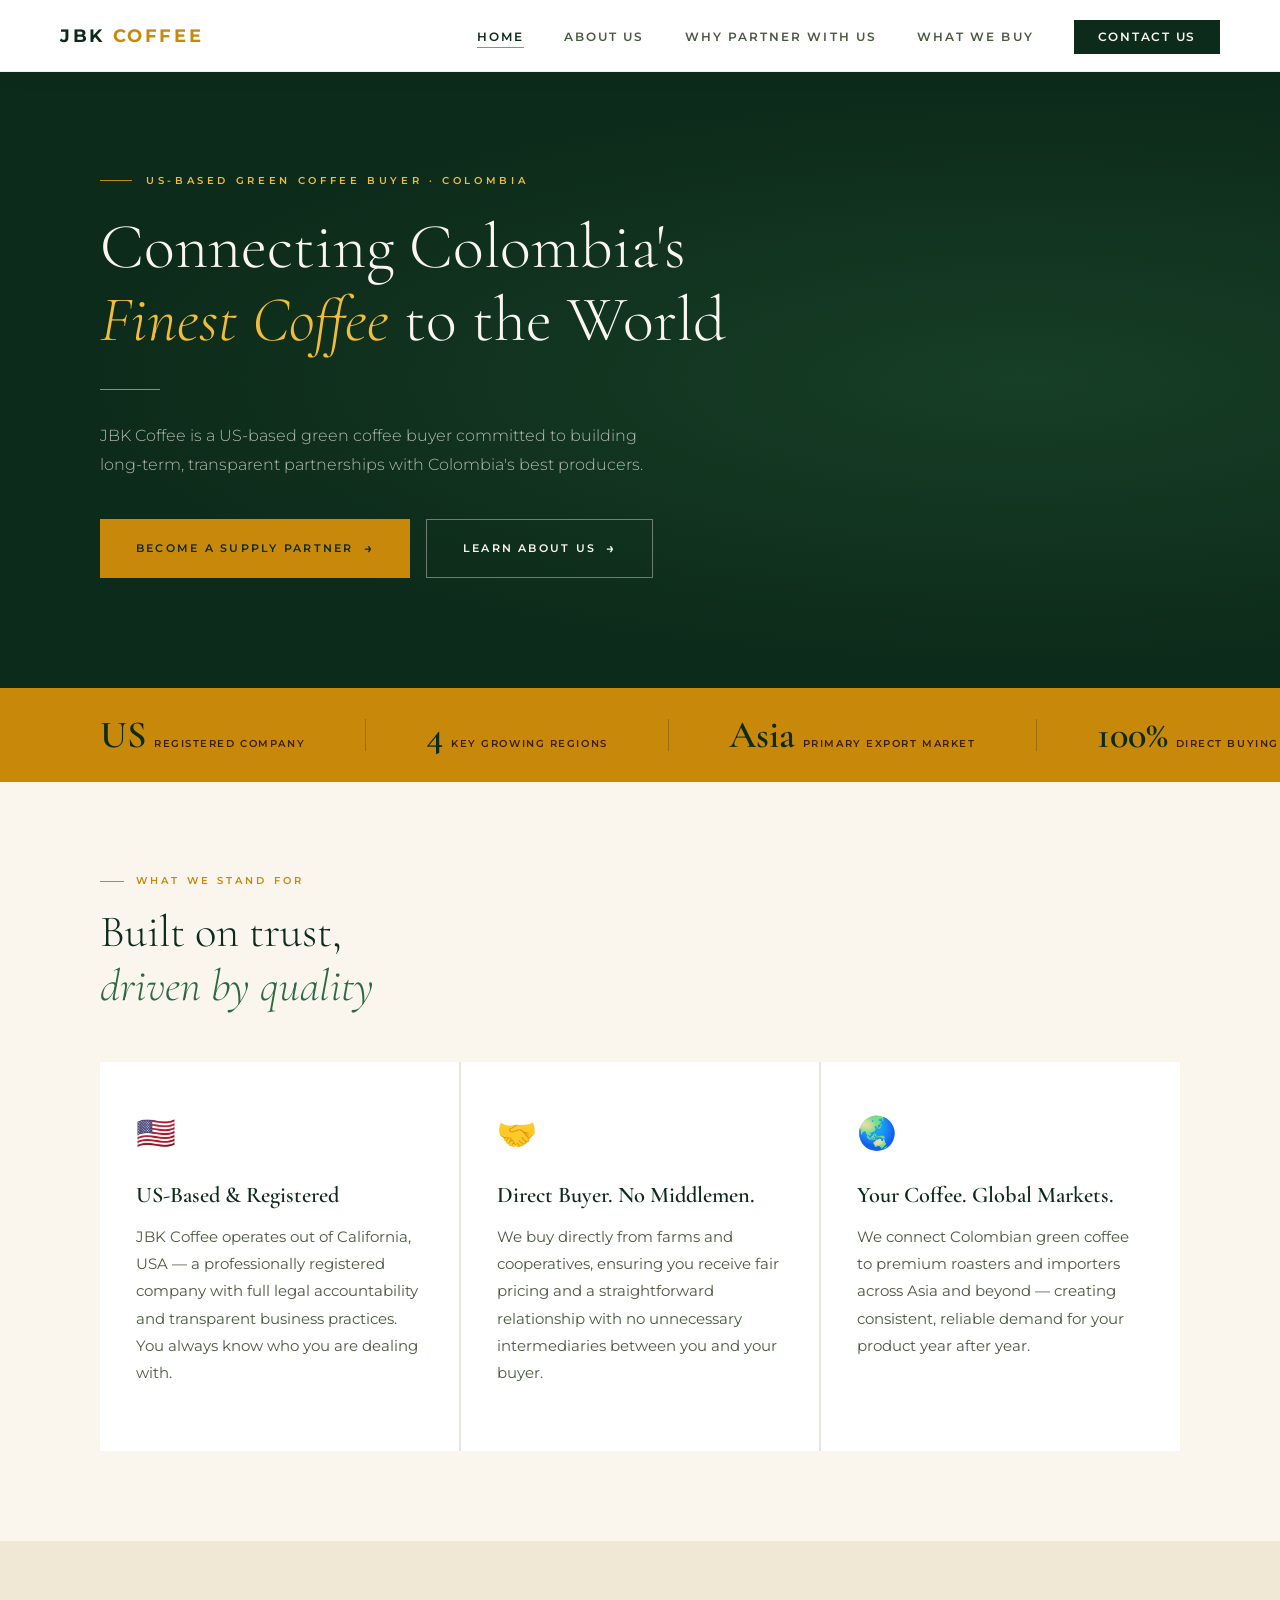
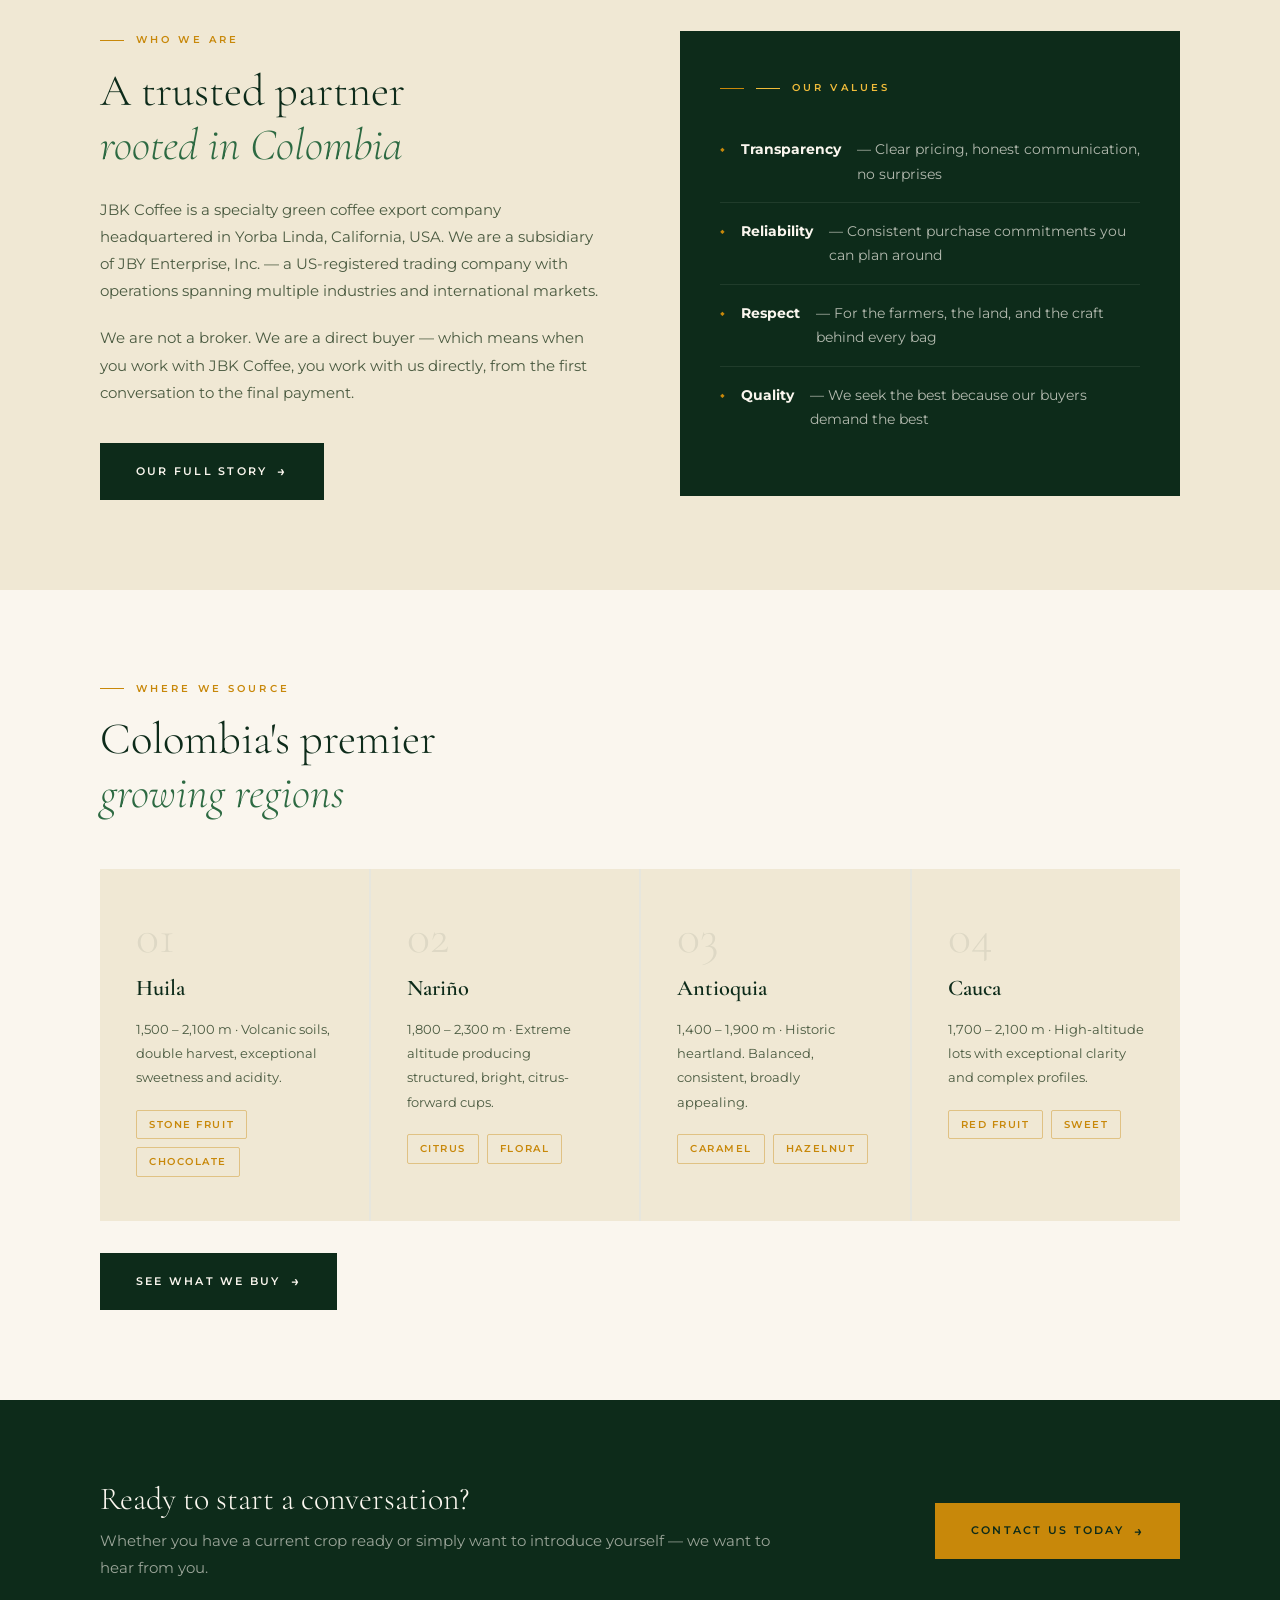
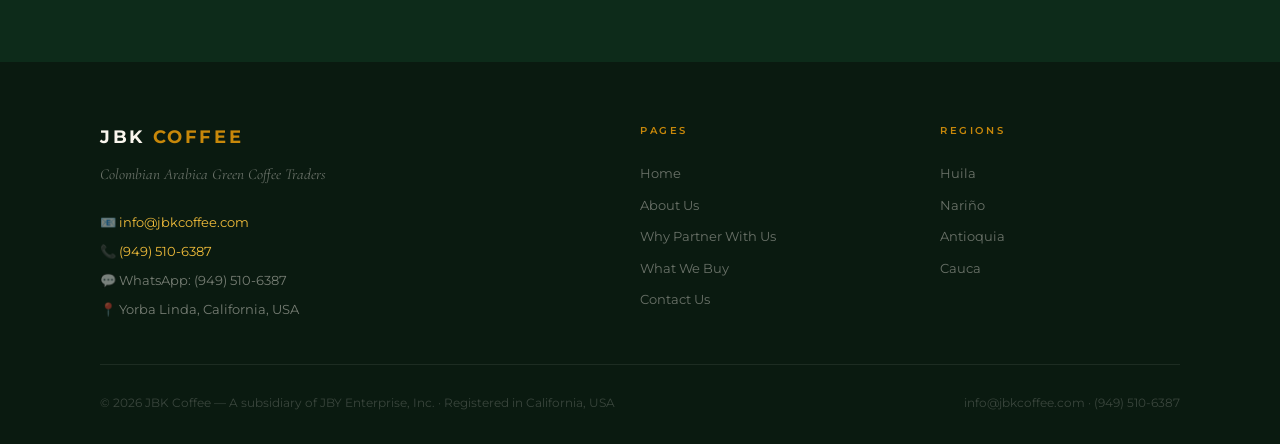
<file: index.html>
<!DOCTYPE html>
<html lang="en">
<head>
  <meta charset="UTF-8"/>
  <meta name="viewport" content="width=device-width, initial-scale=1.0"/>
  <title>JBK Coffee — Colombian Arabica Green Coffee Traders</title>
  <meta name="description" content="JBK Coffee is a US-based green coffee buyer committed to building long-term, transparent partnerships with Colombia's best producers."/>
  <link rel="stylesheet" href="jby-style.css"/>
</head>
<body>

<!-- NAVIGATION -->
<nav>
  <a href="index.html" class="nav-logo">
    <span class="nav-logo-text">JBK <span>COFFEE</span></span>
  </a>
  <ul class="nav-links">
    <li><a href="index.html" class="active">Home</a></li>
    <li><a href="about.html">About Us</a></li>
    <li><a href="why-partner.html">Why Partner With Us</a></li>
    <li><a href="products.html">What We Buy</a></li>
    <li><a href="contact.html" class="nav-cta">Contact Us</a></li>
  </ul>
</nav>

<div class="page-wrapper">

  <!-- HERO -->
  <section class="hero" style="padding-bottom: 110px;">
    <div class="hero-label">US-Based Green Coffee Buyer · Colombia</div>
    <h1>Connecting Colombia's<br><em>Finest Coffee</em> to the World</h1>
    <div class="hero-rule"></div>
    <p class="hero-sub">JBK Coffee is a US-based green coffee buyer committed to building long-term, transparent partnerships with Colombia's best producers.</p>
    <div style="margin-top: 40px; display: flex; gap: 16px; flex-wrap: wrap; position: relative;">
      <a href="why-partner.html" class="btn btn-gold">Become a Supply Partner</a>
      <a href="about.html" class="btn btn-outline">Learn About Us</a>
    </div>
  </section>

  <!-- STAT STRIP -->
  <div class="stat-strip">
    <div class="stat-item">
      <div class="stat-num">US</div>
      <div class="stat-label">Registered Company</div>
    </div>
    <div class="stat-divider"></div>
    <div class="stat-item">
      <div class="stat-num">4</div>
      <div class="stat-label">Key Growing Regions</div>
    </div>
    <div class="stat-divider"></div>
    <div class="stat-item">
      <div class="stat-num">Asia</div>
      <div class="stat-label">Primary Export Market</div>
    </div>
    <div class="stat-divider"></div>
    <div class="stat-item">
      <div class="stat-num">100%</div>
      <div class="stat-label">Direct Buying</div>
    </div>
    <div class="stat-divider"></div>
    <div class="stat-item">
      <div class="stat-num">84+</div>
      <div class="stat-label">SCA Score Specialty Lots</div>
    </div>
  </div>

  <!-- THREE PILLARS -->
  <section class="section">
    <div class="section-label">What We Stand For</div>
    <h2>Built on trust,<br><em>driven by quality</em></h2>
    <div class="three-col" style="margin-top: 48px;">

      <div class="card">
        <span class="card-icon">🇺🇸</span>
        <h3>US-Based &amp; Registered</h3>
        <p>JBK Coffee operates out of California, USA — a professionally registered company with full legal accountability and transparent business practices. You always know who you are dealing with.</p>
      </div>

      <div class="card">
        <span class="card-icon">🤝</span>
        <h3>Direct Buyer. No Middlemen.</h3>
        <p>We buy directly from farms and cooperatives, ensuring you receive fair pricing and a straightforward relationship with no unnecessary intermediaries between you and your buyer.</p>
      </div>

      <div class="card">
        <span class="card-icon">🌏</span>
        <h3>Your Coffee. Global Markets.</h3>
        <p>We connect Colombian green coffee to premium roasters and importers across Asia and beyond — creating consistent, reliable demand for your product year after year.</p>
      </div>

    </div>
  </section>

  <!-- ABOUT STRIP -->
  <section class="section section-alt">
    <div class="two-col">
      <div>
        <div class="section-label">Who We Are</div>
        <h2>A trusted partner<br><em>rooted in Colombia</em></h2>
        <p>JBK Coffee is a specialty green coffee export company headquartered in Yorba Linda, California, USA. We are a subsidiary of JBY Enterprise, Inc. — a US-registered trading company with operations spanning multiple industries and international markets.</p>
        <p>We are not a broker. We are a direct buyer — which means when you work with JBK Coffee, you work with us directly, from the first conversation to the final payment.</p>
        <a href="about.html" class="btn btn-primary" style="margin-top: 16px;">Our Full Story</a>
      </div>
      <div>
        <div style="background: var(--green-deep); padding: 48px 40px; height: 100%;">
          <div class="section-label" style="color: var(--gold-pale);">
            <span style="display:inline-block;width:24px;height:1px;background:var(--gold-pale);"></span>
            Our Values
          </div>
          <ul class="values-list" style="margin-top: 24px;">
            <li style="border-bottom-color: rgba(250,246,238,0.08); color: rgba(250,246,238,0.7);">
              <strong style="color: var(--cream);">Transparency</strong> — Clear pricing, honest communication, no surprises
            </li>
            <li style="border-bottom-color: rgba(250,246,238,0.08); color: rgba(250,246,238,0.7);">
              <strong style="color: var(--cream);">Reliability</strong> — Consistent purchase commitments you can plan around
            </li>
            <li style="border-bottom-color: rgba(250,246,238,0.08); color: rgba(250,246,238,0.7);">
              <strong style="color: var(--cream);">Respect</strong> — For the farmers, the land, and the craft behind every bag
            </li>
            <li style="border-bottom-color: rgba(250,246,238,0.08); color: rgba(250,246,238,0.7);">
              <strong style="color: var(--cream);">Quality</strong> — We seek the best because our buyers demand the best
            </li>
          </ul>
        </div>
      </div>
    </div>
  </section>

  <!-- REGIONS -->
  <section class="section">
    <div class="section-label">Where We Source</div>
    <h2>Colombia's premier<br><em>growing regions</em></h2>
    <div class="three-col" style="margin-top: 48px; grid-template-columns: repeat(4,1fr);">
      <div class="card card-alt">
        <div class="pillar-num">01</div>
        <h3>Huila</h3>
        <p style="font-size:0.82rem;">1,500 – 2,100 m · Volcanic soils, double harvest, exceptional sweetness and acidity.</p>
        <div class="tags"><span class="tag">Stone Fruit</span><span class="tag">Chocolate</span></div>
      </div>
      <div class="card card-alt">
        <div class="pillar-num">02</div>
        <h3>Nariño</h3>
        <p style="font-size:0.82rem;">1,800 – 2,300 m · Extreme altitude producing structured, bright, citrus-forward cups.</p>
        <div class="tags"><span class="tag">Citrus</span><span class="tag">Floral</span></div>
      </div>
      <div class="card card-alt">
        <div class="pillar-num">03</div>
        <h3>Antioquia</h3>
        <p style="font-size:0.82rem;">1,400 – 1,900 m · Historic heartland. Balanced, consistent, broadly appealing.</p>
        <div class="tags"><span class="tag">Caramel</span><span class="tag">Hazelnut</span></div>
      </div>
      <div class="card card-alt">
        <div class="pillar-num">04</div>
        <h3>Cauca</h3>
        <p style="font-size:0.82rem;">1,700 – 2,100 m · High-altitude lots with exceptional clarity and complex profiles.</p>
        <div class="tags"><span class="tag">Red Fruit</span><span class="tag">Sweet</span></div>
      </div>
    </div>
    <div style="margin-top: 32px;">
      <a href="products.html" class="btn btn-primary">See What We Buy</a>
    </div>
  </section>

  <!-- CTA BAND -->
  <div class="cta-band">
    <div>
      <h2 style="font-size: 2rem; margin-bottom: 10px;">Ready to start a conversation?</h2>
      <p>Whether you have a current crop ready or simply want to introduce yourself — we want to hear from you.</p>
    </div>
    <a href="contact.html" class="btn btn-gold">Contact Us Today</a>
  </div>

  <!-- FOOTER -->
  <footer>
    <div class="footer-grid">
      <div>
        <div class="footer-brand">JBK <span>COFFEE</span></div>
        <div class="footer-tagline">Colombian Arabica Green Coffee Traders</div>
        <div class="footer-contact">
          <div>📧 <a href="mailto:info@jbkcoffee.com">info@jbkcoffee.com</a></div>
          <div>📞 <a href="tel:+19495106387">(949) 510-6387</a></div>
          <div>💬 WhatsApp: (949) 510-6387</div>
          <div>📍 Yorba Linda, California, USA</div>
        </div>
      </div>
      <div>
        <div class="footer-col-title">Pages</div>
        <ul class="footer-links">
          <li><a href="index.html">Home</a></li>
          <li><a href="about.html">About Us</a></li>
          <li><a href="why-partner.html">Why Partner With Us</a></li>
          <li><a href="products.html">What We Buy</a></li>
          <li><a href="contact.html">Contact Us</a></li>
        </ul>
      </div>
      <div>
        <div class="footer-col-title">Regions</div>
        <ul class="footer-links">
          <li><a href="products.html">Huila</a></li>
          <li><a href="products.html">Nariño</a></li>
          <li><a href="products.html">Antioquia</a></li>
          <li><a href="products.html">Cauca</a></li>
        </ul>
      </div>
    </div>
    <div class="footer-bottom">
      <p>© 2026 JBK Coffee — A subsidiary of JBY Enterprise, Inc. · Registered in California, USA</p>
      <p>info@jbkcoffee.com · (949) 510-6387</p>
    </div>
  </footer>

</div>
</body>
</html>
</file>
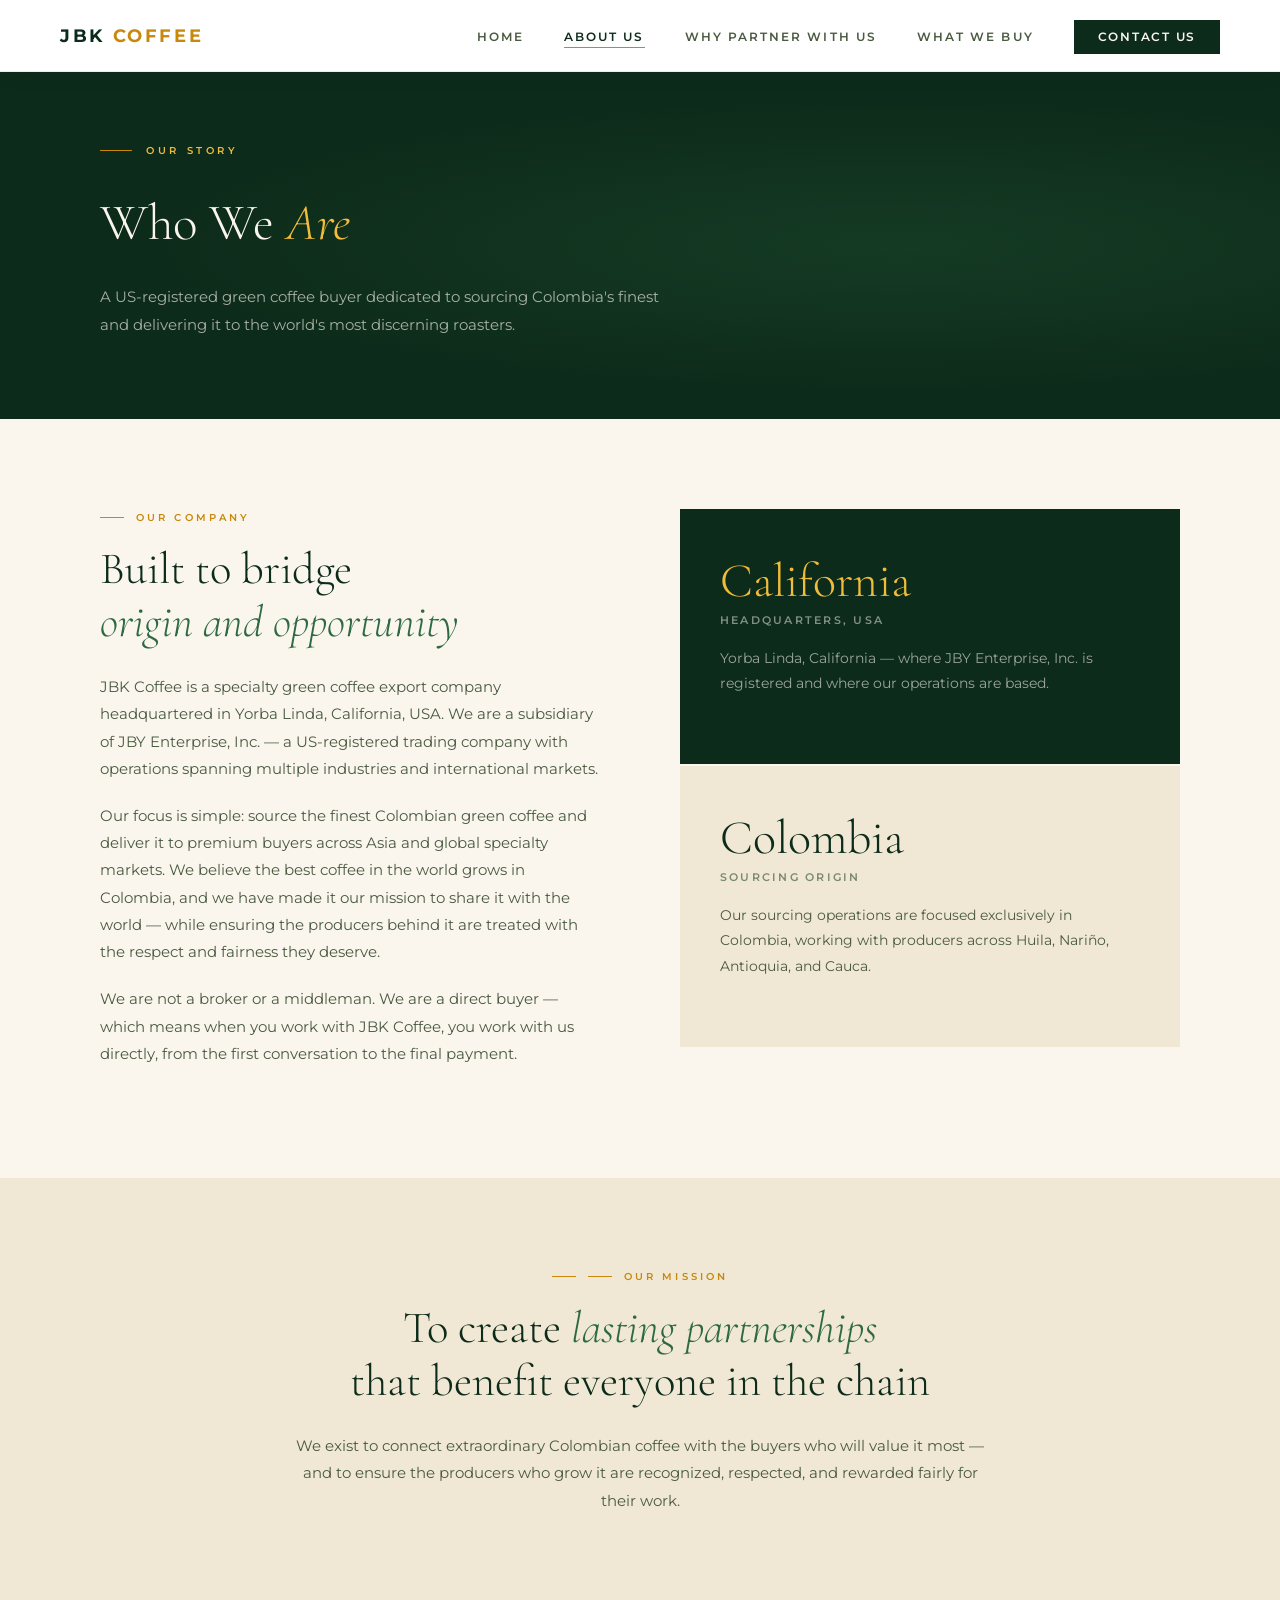
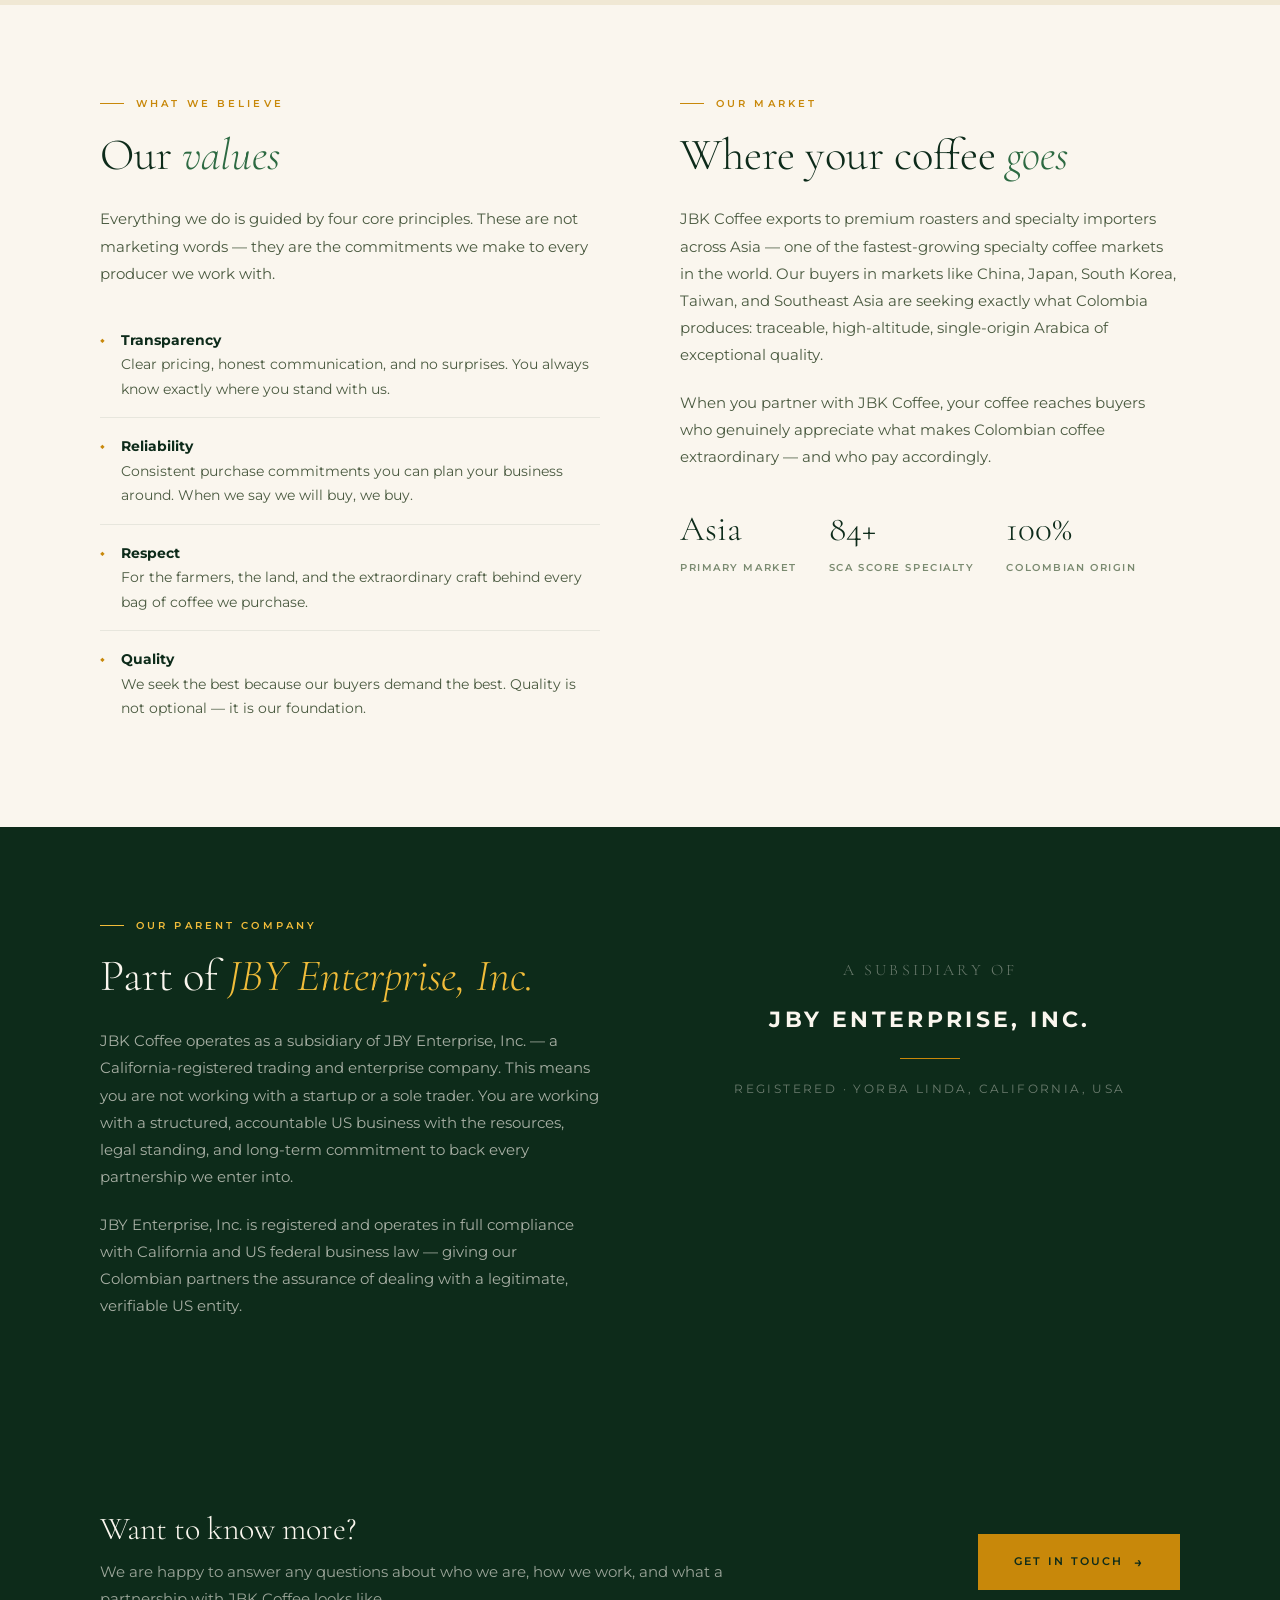
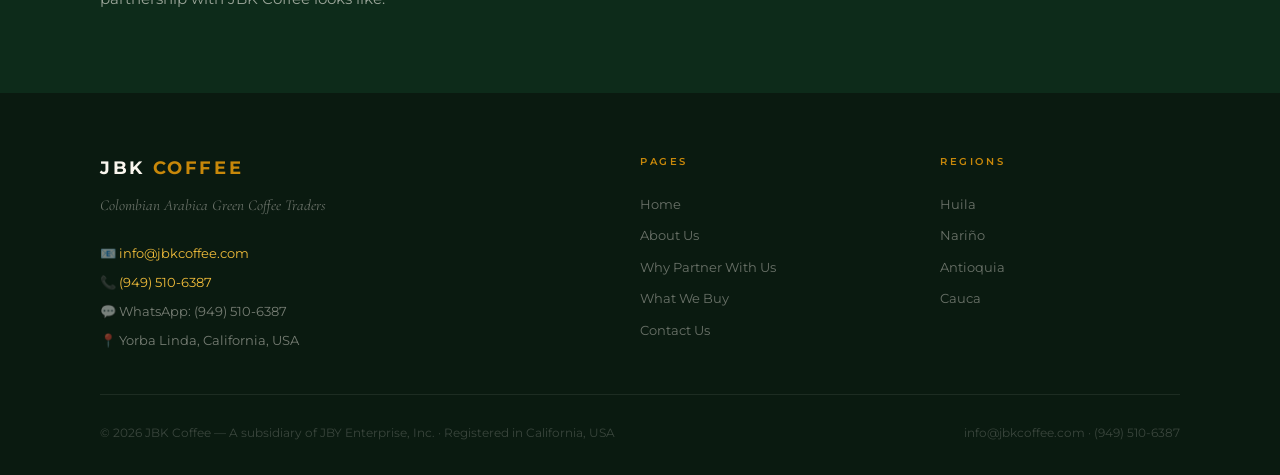
<file: about.html>
<!DOCTYPE html>
<html lang="en">
<head>
  <meta charset="UTF-8"/>
  <meta name="viewport" content="width=device-width, initial-scale=1.0"/>
  <title>About Us — JBK Coffee</title>
  <meta name="description" content="Learn who JBK Coffee is — a US-based specialty green coffee buyer headquartered in Yorba Linda, California, connecting Colombian producers to Asian markets."/>
  <link rel="stylesheet" href="jby-style.css"/>
</head>
<body>

<nav>
  <a href="index.html" class="nav-logo">
    <span class="nav-logo-text">JBK <span>COFFEE</span></span>
  </a>
  <ul class="nav-links">
    <li><a href="index.html">Home</a></li>
    <li><a href="about.html" class="active">About Us</a></li>
    <li><a href="why-partner.html">Why Partner With Us</a></li>
    <li><a href="products.html">What We Buy</a></li>
    <li><a href="contact.html" class="nav-cta">Contact Us</a></li>
  </ul>
</nav>

<div class="page-wrapper">

  <!-- PAGE HERO -->
  <section class="page-hero">
    <div class="hero-label">Our Story</div>
    <h1>Who We <em>Are</em></h1>
    <p>A US-registered green coffee buyer dedicated to sourcing Colombia's finest and delivering it to the world's most discerning roasters.</p>
  </section>

  <!-- INTRO -->
  <section class="section">
    <div class="two-col">
      <div>
        <div class="section-label">Our Company</div>
        <h2>Built to bridge<br><em>origin and opportunity</em></h2>
        <p>JBK Coffee is a specialty green coffee export company headquartered in Yorba Linda, California, USA. We are a subsidiary of JBY Enterprise, Inc. — a US-registered trading company with operations spanning multiple industries and international markets.</p>
        <p>Our focus is simple: source the finest Colombian green coffee and deliver it to premium buyers across Asia and global specialty markets. We believe the best coffee in the world grows in Colombia, and we have made it our mission to share it with the world — while ensuring the producers behind it are treated with the respect and fairness they deserve.</p>
        <p>We are not a broker or a middleman. We are a direct buyer — which means when you work with JBK Coffee, you work with us directly, from the first conversation to the final payment.</p>
      </div>
      <div style="display: flex; flex-direction: column; gap: 2px;">
        <div style="background: var(--green-deep); padding: 48px 40px; flex: 1;">
          <div style="font-family: 'Cormorant Garamond', serif; font-size: 3rem; font-weight: 300; color: var(--gold-pale); line-height: 1;">California</div>
          <div style="font-size: 0.7rem; font-weight: 600; letter-spacing: 0.2em; text-transform: uppercase; color: rgba(250,246,238,0.5); margin-top: 6px; margin-bottom: 16px;">Headquarters, USA</div>
          <p style="color: rgba(250,246,238,0.6); font-size: 0.85rem;">Yorba Linda, California — where JBY Enterprise, Inc. is registered and where our operations are based.</p>
        </div>
        <div style="background: var(--parchment); padding: 48px 40px; flex: 1;">
          <div style="font-family: 'Cormorant Garamond', serif; font-size: 3rem; font-weight: 300; color: var(--green-deep); line-height: 1;">Colombia</div>
          <div style="font-size: 0.7rem; font-weight: 600; letter-spacing: 0.2em; text-transform: uppercase; color: var(--text-light); margin-top: 6px; margin-bottom: 16px;">Sourcing Origin</div>
          <p style="font-size: 0.85rem;">Our sourcing operations are focused exclusively in Colombia, working with producers across Huila, Nariño, Antioquia, and Cauca.</p>
        </div>
      </div>
    </div>
  </section>

  <!-- MISSION -->
  <section class="section section-alt">
    <div style="max-width: 760px; margin: 0 auto; text-align: center;">
      <div class="section-label" style="justify-content: center;">
        <span style="display:inline-block;width:24px;height:1px;background:var(--gold);"></span>
        Our Mission
      </div>
      <h2 style="text-align: center;">To create <em>lasting partnerships</em><br>that benefit everyone in the chain</h2>
      <p style="text-align: center; margin: 0 auto;">We exist to connect extraordinary Colombian coffee with the buyers who will value it most — and to ensure the producers who grow it are recognized, respected, and rewarded fairly for their work.</p>
    </div>
  </section>

  <!-- VALUES -->
  <section class="section">
    <div class="two-col">
      <div>
        <div class="section-label">What We Believe</div>
        <h2>Our <em>values</em></h2>
        <p>Everything we do is guided by four core principles. These are not marketing words — they are the commitments we make to every producer we work with.</p>
        <ul class="values-list">
          <li><div><strong>Transparency</strong><br><span style="font-size: 0.85rem;">Clear pricing, honest communication, and no surprises. You always know exactly where you stand with us.</span></div></li>
          <li><div><strong>Reliability</strong><br><span style="font-size: 0.85rem;">Consistent purchase commitments you can plan your business around. When we say we will buy, we buy.</span></div></li>
          <li><div><strong>Respect</strong><br><span style="font-size: 0.85rem;">For the farmers, the land, and the extraordinary craft behind every bag of coffee we purchase.</span></div></li>
          <li><div><strong>Quality</strong><br><span style="font-size: 0.85rem;">We seek the best because our buyers demand the best. Quality is not optional — it is our foundation.</span></div></li>
        </ul>
      </div>
      <div>
        <div class="section-label">Our Market</div>
        <h2>Where your coffee <em>goes</em></h2>
        <p>JBK Coffee exports to premium roasters and specialty importers across Asia — one of the fastest-growing specialty coffee markets in the world. Our buyers in markets like China, Japan, South Korea, Taiwan, and Southeast Asia are seeking exactly what Colombia produces: traceable, high-altitude, single-origin Arabica of exceptional quality.</p>
        <p>When you partner with JBK Coffee, your coffee reaches buyers who genuinely appreciate what makes Colombian coffee extraordinary — and who pay accordingly.</p>
        <div style="margin-top: 28px; display: flex; gap: 32px; flex-wrap: wrap;">
          <div>
            <div style="font-family: 'Cormorant Garamond', serif; font-size: 2.2rem; font-weight: 300; color: var(--green-deep);">Asia</div>
            <div style="font-size: 0.65rem; font-weight: 600; letter-spacing: 0.15em; text-transform: uppercase; color: var(--text-light);">Primary Market</div>
          </div>
          <div>
            <div style="font-family: 'Cormorant Garamond', serif; font-size: 2.2rem; font-weight: 300; color: var(--green-deep);">84+</div>
            <div style="font-size: 0.65rem; font-weight: 600; letter-spacing: 0.15em; text-transform: uppercase; color: var(--text-light);">SCA Score Specialty</div>
          </div>
          <div>
            <div style="font-family: 'Cormorant Garamond', serif; font-size: 2.2rem; font-weight: 300; color: var(--green-deep);">100%</div>
            <div style="font-size: 0.65rem; font-weight: 600; letter-spacing: 0.15em; text-transform: uppercase; color: var(--text-light);">Colombian Origin</div>
          </div>
        </div>
      </div>
    </div>
  </section>

  <!-- PARENT COMPANY -->
  <section class="section section-dark">
    <div class="two-col">
      <div>
        <div class="section-label">Our Parent Company</div>
        <h2>Part of <em>JBY Enterprise, Inc.</em></h2>
        <p>JBK Coffee operates as a subsidiary of JBY Enterprise, Inc. — a California-registered trading and enterprise company. This means you are not working with a startup or a sole trader. You are working with a structured, accountable US business with the resources, legal standing, and long-term commitment to back every partnership we enter into.</p>
        <p>JBY Enterprise, Inc. is registered and operates in full compliance with California and US federal business law — giving our Colombian partners the assurance of dealing with a legitimate, verifiable US entity.</p>
      </div>
      <div style="display: flex; align-items: center; justify-content: center; padding: 40px;">
        <div style="text-align: center;">
          <div style="font-family: 'Cormorant Garamond', serif; font-size: 1rem; font-weight: 300; color: rgba(250,246,238,0.4); letter-spacing: 0.2em; text-transform: uppercase; margin-bottom: 16px;">A Subsidiary of</div>
          <div style="font-family: 'Montserrat', sans-serif; font-weight: 700; font-size: 1.4rem; letter-spacing: 0.15em; color: var(--cream);">JBY ENTERPRISE, INC.</div>
          <div style="width: 60px; height: 1px; background: var(--gold); margin: 20px auto;"></div>
          <div style="font-size: 0.75rem; letter-spacing: 0.2em; text-transform: uppercase; color: rgba(250,246,238,0.4);">Registered · Yorba Linda, California, USA</div>
        </div>
      </div>
    </div>
  </section>

  <!-- CTA -->
  <div class="cta-band">
    <div>
      <h2 style="font-size: 2rem; margin-bottom: 10px;">Want to know more?</h2>
      <p>We are happy to answer any questions about who we are, how we work, and what a partnership with JBK Coffee looks like.</p>
    </div>
    <a href="contact.html" class="btn btn-gold">Get in Touch</a>
  </div>

  <!-- FOOTER -->
  <footer>
    <div class="footer-grid">
      <div>
        <div class="footer-brand">JBK <span>COFFEE</span></div>
        <div class="footer-tagline">Colombian Arabica Green Coffee Traders</div>
        <div class="footer-contact">
          <div>📧 <a href="mailto:info@jbkcoffee.com">info@jbkcoffee.com</a></div>
          <div>📞 <a href="tel:+19495106387">(949) 510-6387</a></div>
          <div>💬 WhatsApp: (949) 510-6387</div>
          <div>📍 Yorba Linda, California, USA</div>
        </div>
      </div>
      <div>
        <div class="footer-col-title">Pages</div>
        <ul class="footer-links">
          <li><a href="index.html">Home</a></li>
          <li><a href="about.html">About Us</a></li>
          <li><a href="why-partner.html">Why Partner With Us</a></li>
          <li><a href="products.html">What We Buy</a></li>
          <li><a href="contact.html">Contact Us</a></li>
        </ul>
      </div>
      <div>
        <div class="footer-col-title">Regions</div>
        <ul class="footer-links">
          <li><a href="products.html">Huila</a></li>
          <li><a href="products.html">Nariño</a></li>
          <li><a href="products.html">Antioquia</a></li>
          <li><a href="products.html">Cauca</a></li>
        </ul>
      </div>
    </div>
    <div class="footer-bottom">
      <p>© 2026 JBK Coffee — A subsidiary of JBY Enterprise, Inc. · Registered in California, USA</p>
      <p>info@jbkcoffee.com · (949) 510-6387</p>
    </div>
  </footer>

</div>
</body>
</html>
</file>
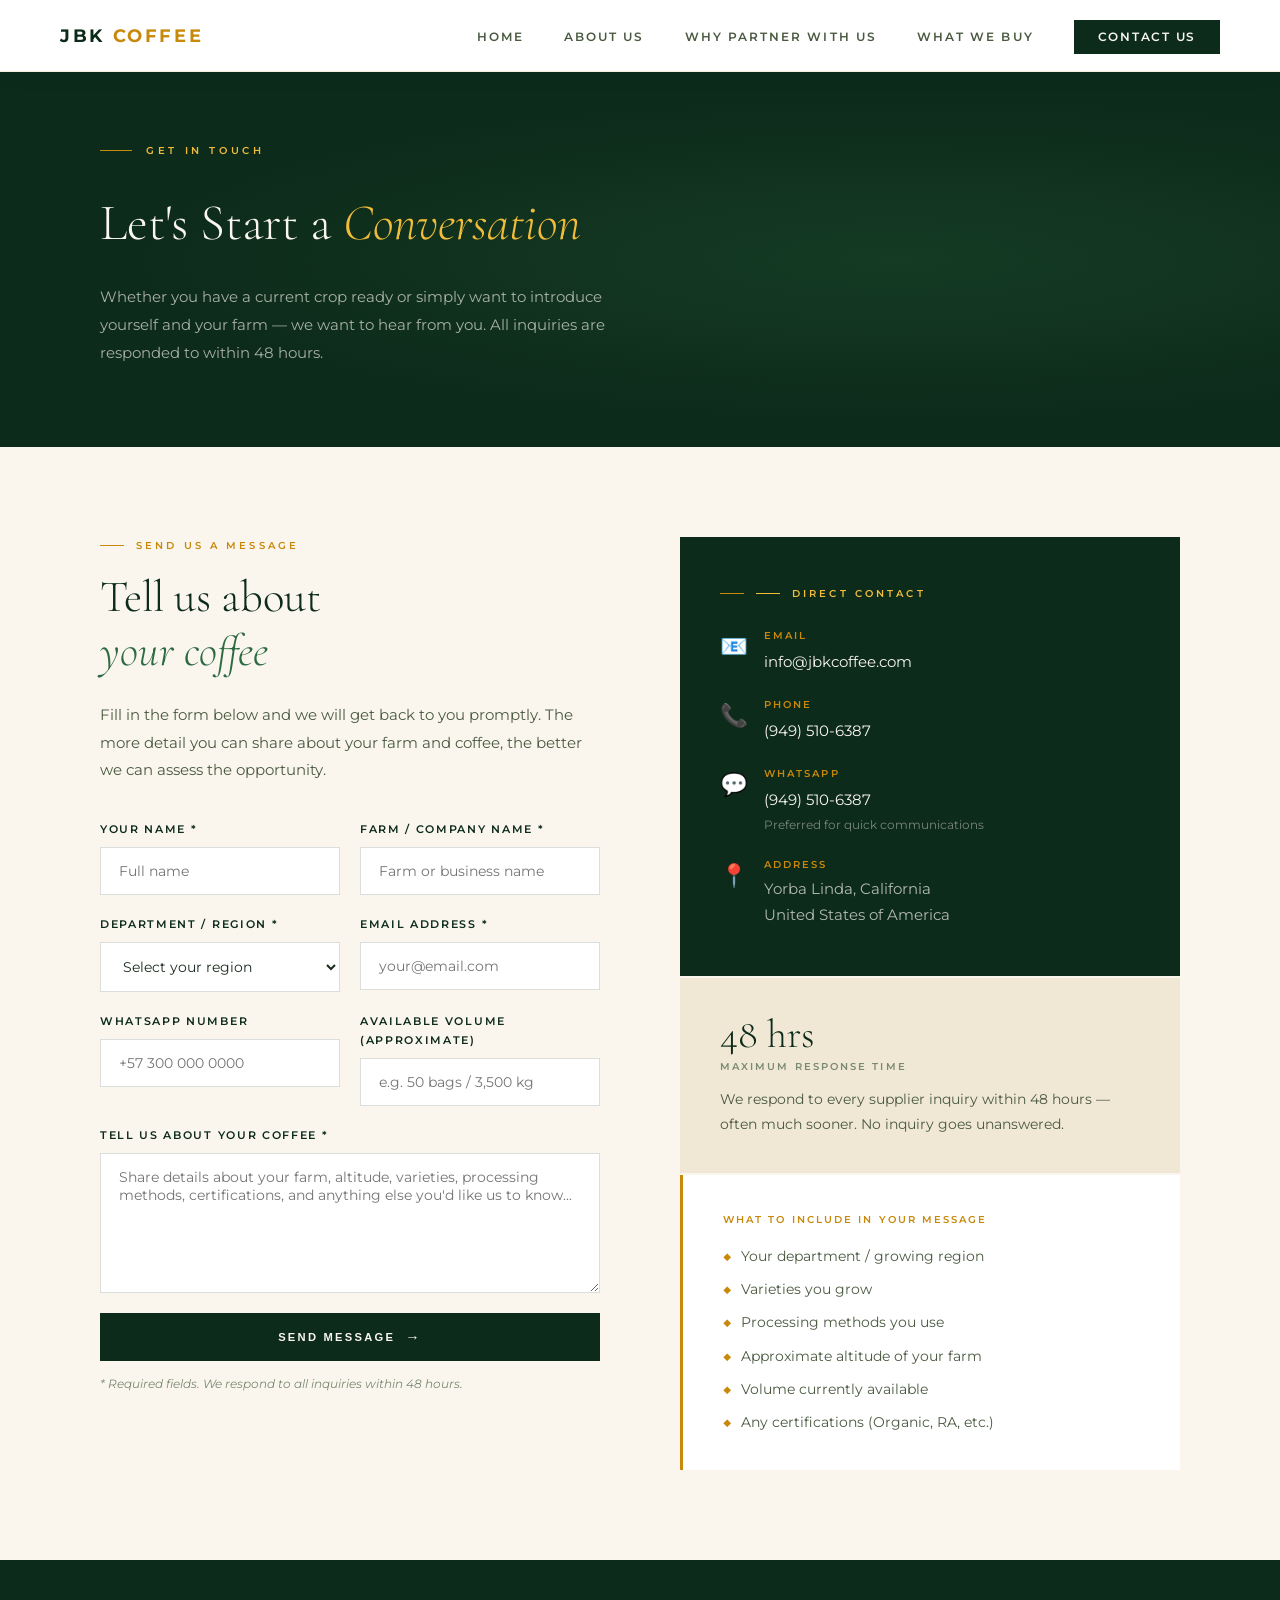
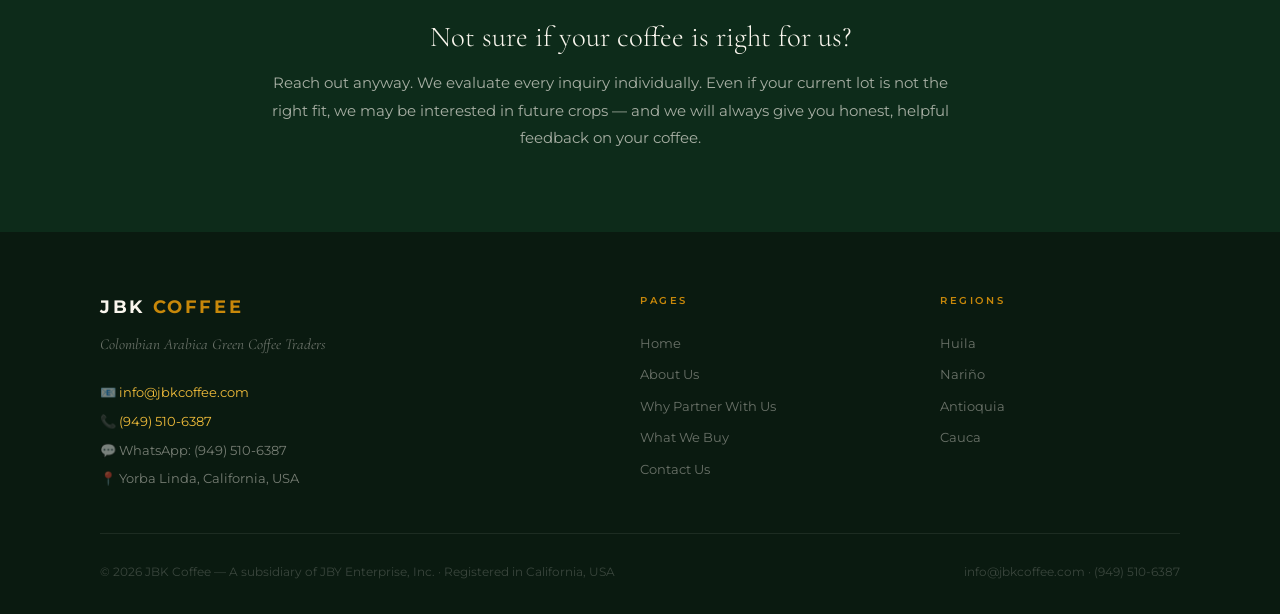
<file: contact.html>
<!DOCTYPE html>
<html lang="en">
<head>
  <meta charset="UTF-8"/>
  <meta name="viewport" content="width=device-width, initial-scale=1.0"/>
  <title>Contact Us — JBK Coffee</title>
  <meta name="description" content="Get in touch with JBK Coffee. We respond to all supplier inquiries within 48 hours. Email, WhatsApp, or use our contact form."/>
  <link rel="stylesheet" href="jby-style.css"/>
</head>
<body>

<nav>
  <a href="index.html" class="nav-logo">
    <span class="nav-logo-text">JBK <span>COFFEE</span></span>
  </a>
  <ul class="nav-links">
    <li><a href="index.html">Home</a></li>
    <li><a href="about.html">About Us</a></li>
    <li><a href="why-partner.html">Why Partner With Us</a></li>
    <li><a href="products.html">What We Buy</a></li>
    <li><a href="contact.html" class="active nav-cta">Contact Us</a></li>
  </ul>
</nav>

<div class="page-wrapper">

  <!-- PAGE HERO -->
  <section class="page-hero">
    <div class="hero-label">Get in Touch</div>
    <h1>Let's Start a <em>Conversation</em></h1>
    <p>Whether you have a current crop ready or simply want to introduce yourself and your farm — we want to hear from you. All inquiries are responded to within 48 hours.</p>
  </section>

  <!-- CONTACT SECTION -->
  <section class="section">
    <div class="two-col" style="align-items: start;">

      <!-- FORM -->
      <div>
        <div class="section-label">Send Us a Message</div>
        <h2>Tell us about<br><em>your coffee</em></h2>
        <p>Fill in the form below and we will get back to you promptly. The more detail you can share about your farm and coffee, the better we can assess the opportunity.</p>

        <form class="contact-form" style="margin-top: 36px;" action="mailto:info@jbkcoffee.com" method="POST" enctype="text/plain">

          <div class="form-group">
            <label for="name">Your Name *</label>
            <input type="text" id="name" name="name" placeholder="Full name" required/>
          </div>

          <div class="form-group">
            <label for="farm">Farm / Company Name *</label>
            <input type="text" id="farm" name="farm" placeholder="Farm or business name" required/>
          </div>

          <div class="form-group">
            <label for="region">Department / Region *</label>
            <select id="region" name="region" required>
              <option value="" disabled selected>Select your region</option>
              <option value="Huila">Huila</option>
              <option value="Nariño">Nariño</option>
              <option value="Antioquia">Antioquia</option>
              <option value="Cauca">Cauca</option>
              <option value="Other">Other — please specify in message</option>
            </select>
          </div>

          <div class="form-group">
            <label for="email">Email Address *</label>
            <input type="email" id="email" name="email" placeholder="your@email.com" required/>
          </div>

          <div class="form-group">
            <label for="whatsapp">WhatsApp Number</label>
            <input type="tel" id="whatsapp" name="whatsapp" placeholder="+57 300 000 0000"/>
          </div>

          <div class="form-group">
            <label for="volume">Available Volume (approximate)</label>
            <input type="text" id="volume" name="volume" placeholder="e.g. 50 bags / 3,500 kg"/>
          </div>

          <div class="form-group full">
            <label for="message">Tell Us About Your Coffee *</label>
            <textarea id="message" name="message" placeholder="Share details about your farm, altitude, varieties, processing methods, certifications, and anything else you'd like us to know..." required></textarea>
          </div>

          <div class="form-group full">
            <button type="submit" class="btn btn-primary" style="width: 100%; justify-content: center;">
              Send Message
            </button>
          </div>

        </form>

        <p style="font-size: 0.75rem; color: var(--text-light); margin-top: 12px; font-style: italic;">
          * Required fields. We respond to all inquiries within 48 hours.
        </p>
      </div>

      <!-- CONTACT DETAILS -->
      <div style="display: flex; flex-direction: column; gap: 2px;">

        <!-- Direct contact -->
        <div style="background: var(--green-deep); padding: 48px 40px;">
          <div class="section-label" style="color: var(--gold-pale);">
            <span style="display:inline-block;width:24px;height:1px;background:var(--gold-pale);"></span>
            Direct Contact
          </div>
          <div style="margin-top: 24px; display: flex; flex-direction: column; gap: 20px;">

            <div style="display: flex; align-items: flex-start; gap: 16px;">
              <span style="font-size: 1.4rem; flex-shrink: 0;">📧</span>
              <div>
                <div style="font-size: 0.65rem; font-weight: 600; letter-spacing: 0.2em; text-transform: uppercase; color: var(--gold); margin-bottom: 4px;">Email</div>
                <a href="mailto:info@jbkcoffee.com" style="color: var(--cream); text-decoration: none; font-size: 0.92rem;">info@jbkcoffee.com</a>
              </div>
            </div>

            <div style="display: flex; align-items: flex-start; gap: 16px;">
              <span style="font-size: 1.4rem; flex-shrink: 0;">📞</span>
              <div>
                <div style="font-size: 0.65rem; font-weight: 600; letter-spacing: 0.2em; text-transform: uppercase; color: var(--gold); margin-bottom: 4px;">Phone</div>
                <a href="tel:+19495106387" style="color: var(--cream); text-decoration: none; font-size: 0.92rem;">(949) 510-6387</a>
              </div>
            </div>

            <div style="display: flex; align-items: flex-start; gap: 16px;">
              <span style="font-size: 1.4rem; flex-shrink: 0;">💬</span>
              <div>
                <div style="font-size: 0.65rem; font-weight: 600; letter-spacing: 0.2em; text-transform: uppercase; color: var(--gold); margin-bottom: 4px;">WhatsApp</div>
                <a href="https://wa.me/19495106387" target="_blank" style="color: var(--cream); text-decoration: none; font-size: 0.92rem;">(949) 510-6387</a>
                <div style="font-size: 0.75rem; color: rgba(250,246,238,0.45); margin-top: 2px;">Preferred for quick communications</div>
              </div>
            </div>

            <div style="display: flex; align-items: flex-start; gap: 16px;">
              <span style="font-size: 1.4rem; flex-shrink: 0;">📍</span>
              <div>
                <div style="font-size: 0.65rem; font-weight: 600; letter-spacing: 0.2em; text-transform: uppercase; color: var(--gold); margin-bottom: 4px;">Address</div>
                <div style="color: rgba(250,246,238,0.7); font-size: 0.92rem; line-height: 1.7;">Yorba Linda, California<br>United States of America</div>
              </div>
            </div>

          </div>
        </div>

        <!-- Response time -->
        <div style="background: var(--parchment); padding: 36px 40px;">
          <div style="font-family: 'Cormorant Garamond', serif; font-size: 2.5rem; font-weight: 300; color: var(--green-deep); line-height: 1;">48 hrs</div>
          <div style="font-size: 0.65rem; font-weight: 600; letter-spacing: 0.2em; text-transform: uppercase; color: var(--text-light); margin-top: 4px; margin-bottom: 12px;">Maximum Response Time</div>
          <p style="font-size: 0.85rem; margin-bottom: 0;">We respond to every supplier inquiry within 48 hours — often much sooner. No inquiry goes unanswered.</p>
        </div>

        <!-- What to include -->
        <div style="background: var(--white); padding: 36px 40px; border-left: 3px solid var(--gold);">
          <div style="font-size: 0.65rem; font-weight: 600; letter-spacing: 0.2em; text-transform: uppercase; color: var(--gold); margin-bottom: 16px;">What to include in your message</div>
          <ul style="list-style: none; display: flex; flex-direction: column; gap: 10px;">
            <li style="display: flex; gap: 10px; font-size: 0.85rem; color: var(--text-mid);">
              <span style="color: var(--gold); flex-shrink: 0;">◆</span> Your department / growing region
            </li>
            <li style="display: flex; gap: 10px; font-size: 0.85rem; color: var(--text-mid);">
              <span style="color: var(--gold); flex-shrink: 0;">◆</span> Varieties you grow
            </li>
            <li style="display: flex; gap: 10px; font-size: 0.85rem; color: var(--text-mid);">
              <span style="color: var(--gold); flex-shrink: 0;">◆</span> Processing methods you use
            </li>
            <li style="display: flex; gap: 10px; font-size: 0.85rem; color: var(--text-mid);">
              <span style="color: var(--gold); flex-shrink: 0;">◆</span> Approximate altitude of your farm
            </li>
            <li style="display: flex; gap: 10px; font-size: 0.85rem; color: var(--text-mid);">
              <span style="color: var(--gold); flex-shrink: 0;">◆</span> Volume currently available
            </li>
            <li style="display: flex; gap: 10px; font-size: 0.85rem; color: var(--text-mid);">
              <span style="color: var(--gold); flex-shrink: 0;">◆</span> Any certifications (Organic, RA, etc.)
            </li>
          </ul>
        </div>

      </div>
    </div>
  </section>

  <!-- REASSURANCE STRIP -->
  <section class="section section-dark" style="padding-top: 60px; padding-bottom: 60px;">
    <div style="max-width: 760px; margin: 0 auto; text-align: center;">
      <h2 style="text-align: center; font-size: 1.8rem; color: var(--cream); margin-bottom: 16px;">
        Not sure if your coffee is right for us?
      </h2>
      <p style="text-align: center; color: rgba(250,246,238,0.65);">
        Reach out anyway. We evaluate every inquiry individually. Even if your current lot is not the right fit, we may be interested in future crops — and we will always give you honest, helpful feedback on your coffee.
      </p>
    </div>
  </section>

  <!-- FOOTER -->
  <footer>
    <div class="footer-grid">
      <div>
        <div class="footer-brand">JBK <span>COFFEE</span></div>
        <div class="footer-tagline">Colombian Arabica Green Coffee Traders</div>
        <div class="footer-contact">
          <div>📧 <a href="mailto:info@jbkcoffee.com">info@jbkcoffee.com</a></div>
          <div>📞 <a href="tel:+19495106387">(949) 510-6387</a></div>
          <div>💬 WhatsApp: (949) 510-6387</div>
          <div>📍 Yorba Linda, California, USA</div>
        </div>
      </div>
      <div>
        <div class="footer-col-title">Pages</div>
        <ul class="footer-links">
          <li><a href="index.html">Home</a></li>
          <li><a href="about.html">About Us</a></li>
          <li><a href="why-partner.html">Why Partner With Us</a></li>
          <li><a href="products.html">What We Buy</a></li>
          <li><a href="contact.html">Contact Us</a></li>
        </ul>
      </div>
      <div>
        <div class="footer-col-title">Regions</div>
        <ul class="footer-links">
          <li><a href="products.html">Huila</a></li>
          <li><a href="products.html">Nariño</a></li>
          <li><a href="products.html">Antioquia</a></li>
          <li><a href="products.html">Cauca</a></li>
        </ul>
      </div>
    </div>
    <div class="footer-bottom">
      <p>© 2026 JBK Coffee — A subsidiary of JBY Enterprise, Inc. · Registered in California, USA</p>
      <p>info@jbkcoffee.com · (949) 510-6387</p>
    </div>
  </footer>

</div>
</body>
</html>
</file>
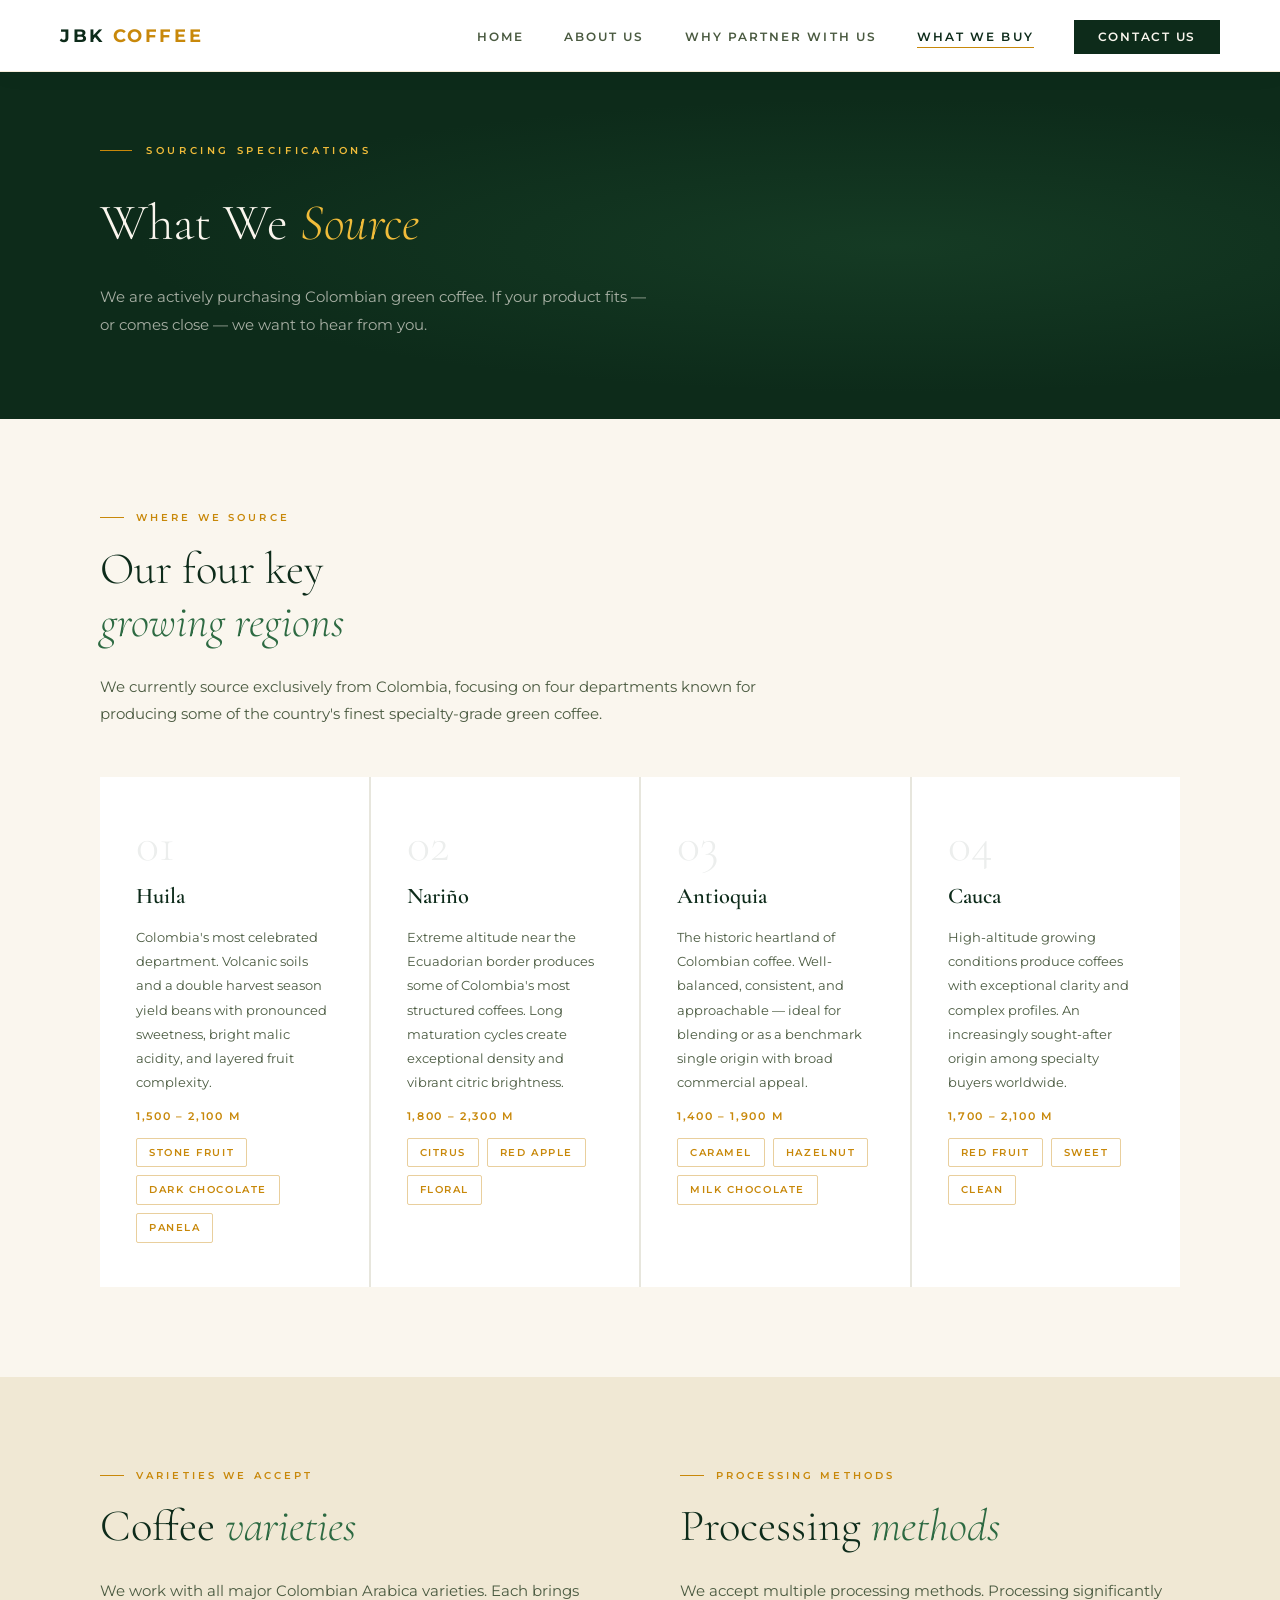
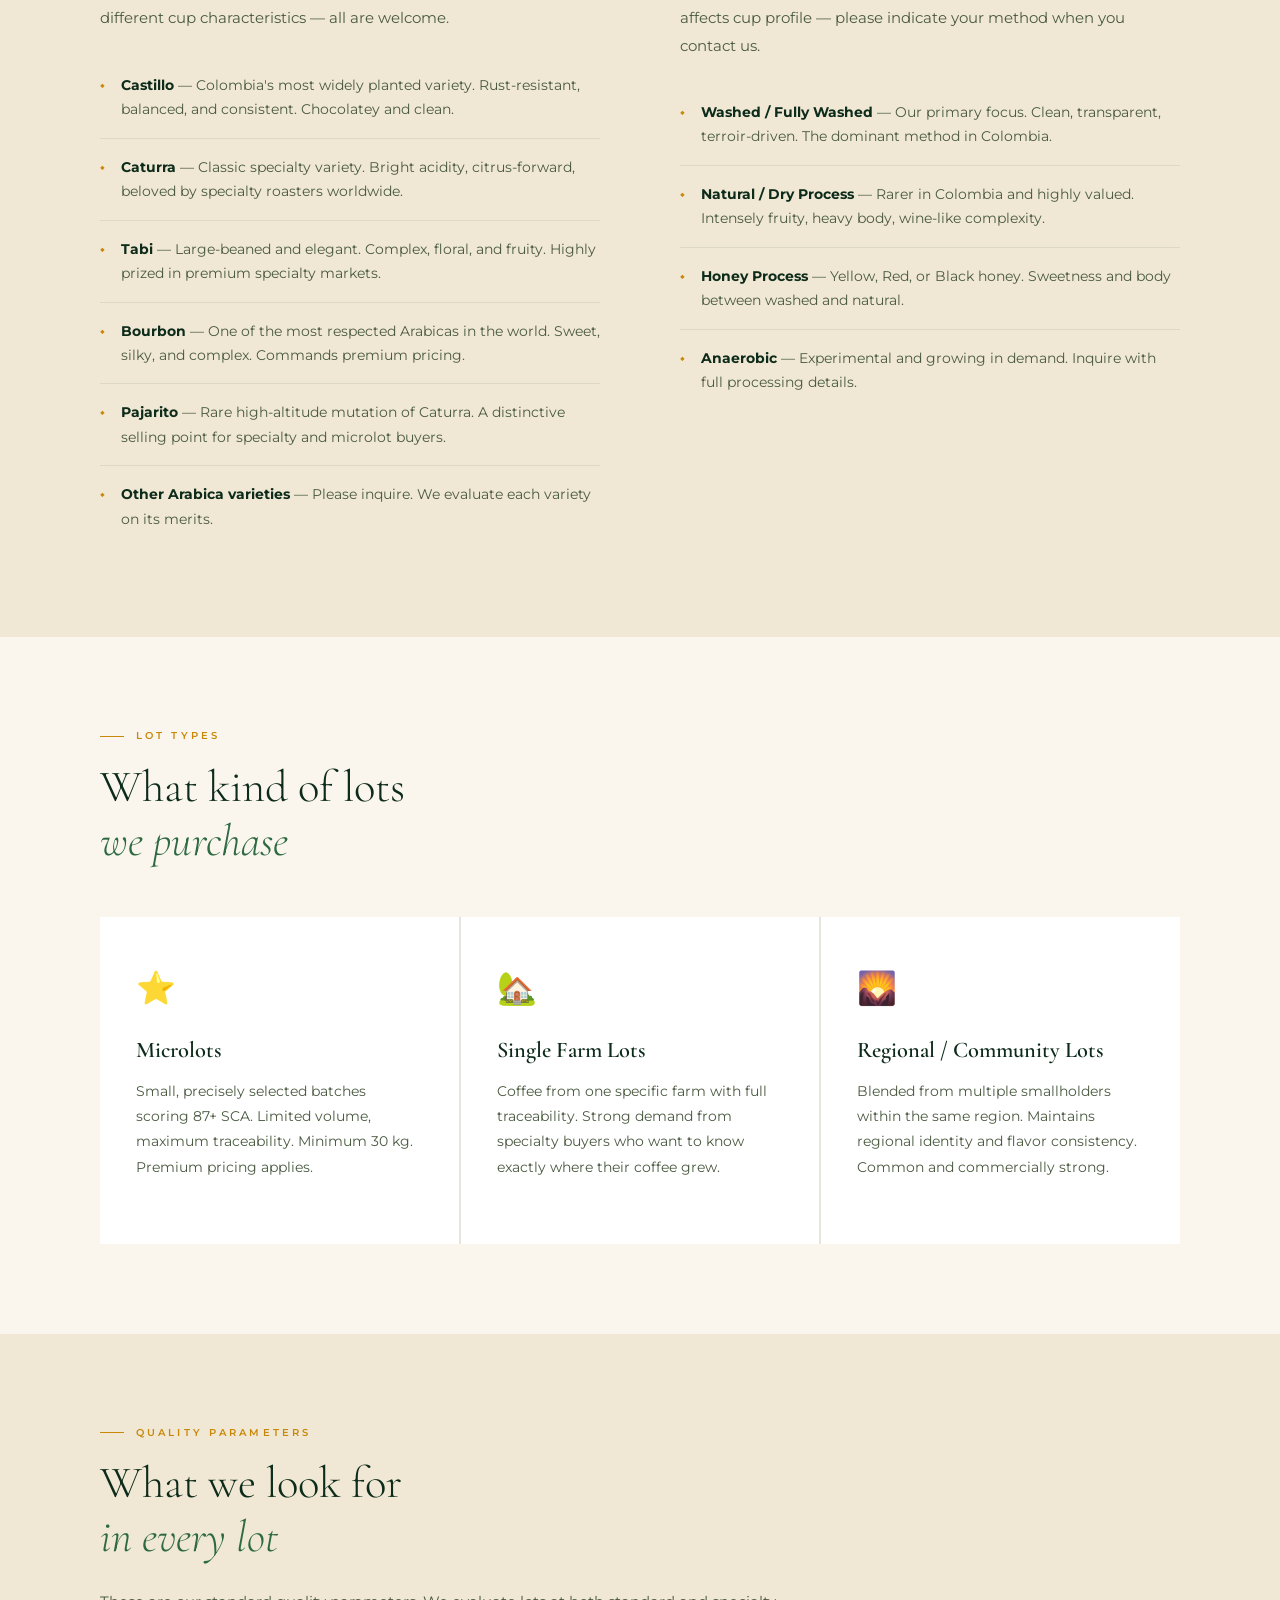
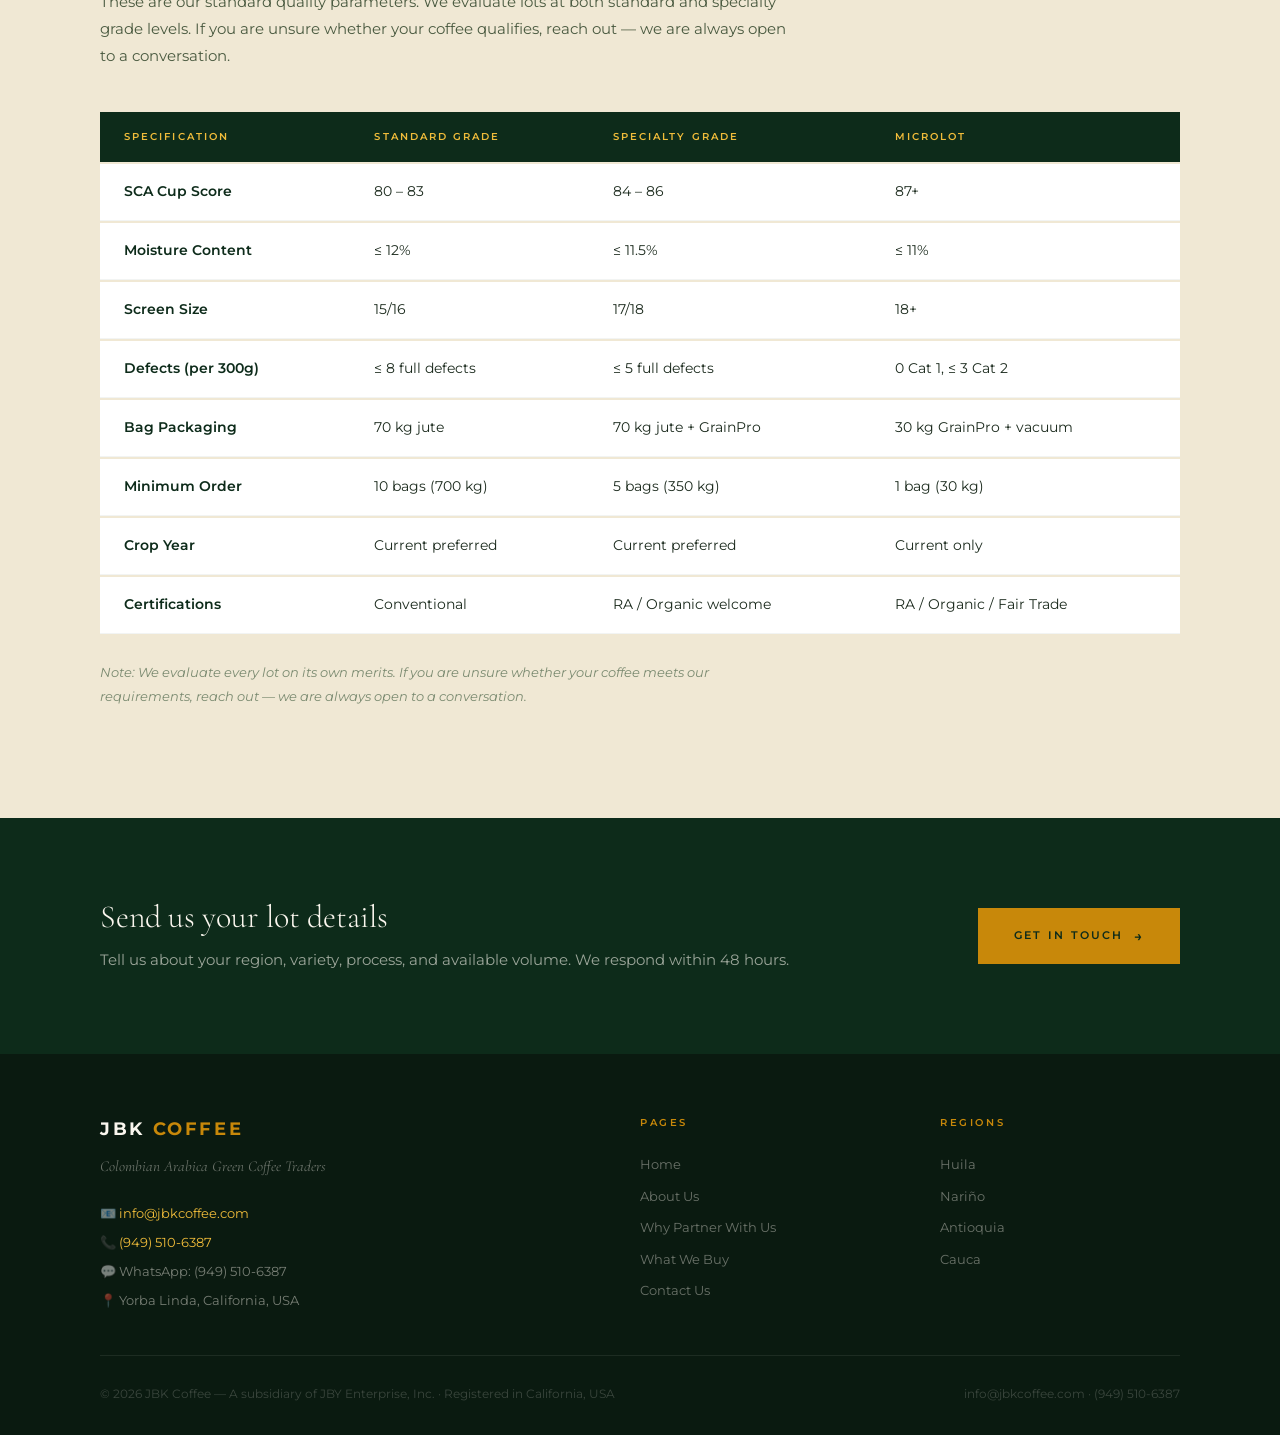
<file: products.html>
<!DOCTYPE html>
<html lang="en">
<head>
  <meta charset="UTF-8"/>
  <meta name="viewport" content="width=device-width, initial-scale=1.0"/>
  <title>What We Buy — JBK Coffee</title>
  <meta name="description" content="JBK Coffee actively purchases Colombian green coffee. See our quality specifications, accepted varieties, processing methods, and lot types."/>
  <link rel="stylesheet" href="jby-style.css"/>
</head>
<body>

<nav>
  <a href="index.html" class="nav-logo">
    <span class="nav-logo-text">JBK <span>COFFEE</span></span>
  </a>
  <ul class="nav-links">
    <li><a href="index.html">Home</a></li>
    <li><a href="about.html">About Us</a></li>
    <li><a href="why-partner.html">Why Partner With Us</a></li>
    <li><a href="products.html" class="active">What We Buy</a></li>
    <li><a href="contact.html" class="nav-cta">Contact Us</a></li>
  </ul>
</nav>

<div class="page-wrapper">

  <!-- PAGE HERO -->
  <section class="page-hero">
    <div class="hero-label">Sourcing Specifications</div>
    <h1>What We <em>Source</em></h1>
    <p>We are actively purchasing Colombian green coffee. If your product fits — or comes close — we want to hear from you.</p>
  </section>

  <!-- REGIONS -->
  <section class="section">
    <div class="section-label">Where We Source</div>
    <h2>Our four key<br><em>growing regions</em></h2>
    <p>We currently source exclusively from Colombia, focusing on four departments known for producing some of the country's finest specialty-grade green coffee.</p>

    <div style="display: grid; grid-template-columns: repeat(4,1fr); gap: 2px; background: rgba(13,43,26,0.08); margin-top: 48px;">

      <div class="card">
        <div class="pillar-num">01</div>
        <h3>Huila</h3>
        <p style="font-size: 0.82rem; margin-bottom: 12px;">Colombia's most celebrated department. Volcanic soils and a double harvest season yield beans with pronounced sweetness, bright malic acidity, and layered fruit complexity.</p>
        <div style="font-size: 0.7rem; font-weight: 600; letter-spacing: 0.15em; text-transform: uppercase; color: var(--gold); margin-bottom: 8px;">1,500 – 2,100 m</div>
        <div class="tags">
          <span class="tag">Stone Fruit</span>
          <span class="tag">Dark Chocolate</span>
          <span class="tag">Panela</span>
        </div>
      </div>

      <div class="card">
        <div class="pillar-num">02</div>
        <h3>Nariño</h3>
        <p style="font-size: 0.82rem; margin-bottom: 12px;">Extreme altitude near the Ecuadorian border produces some of Colombia's most structured coffees. Long maturation cycles create exceptional density and vibrant citric brightness.</p>
        <div style="font-size: 0.7rem; font-weight: 600; letter-spacing: 0.15em; text-transform: uppercase; color: var(--gold); margin-bottom: 8px;">1,800 – 2,300 m</div>
        <div class="tags">
          <span class="tag">Citrus</span>
          <span class="tag">Red Apple</span>
          <span class="tag">Floral</span>
        </div>
      </div>

      <div class="card">
        <div class="pillar-num">03</div>
        <h3>Antioquia</h3>
        <p style="font-size: 0.82rem; margin-bottom: 12px;">The historic heartland of Colombian coffee. Well-balanced, consistent, and approachable — ideal for blending or as a benchmark single origin with broad commercial appeal.</p>
        <div style="font-size: 0.7rem; font-weight: 600; letter-spacing: 0.15em; text-transform: uppercase; color: var(--gold); margin-bottom: 8px;">1,400 – 1,900 m</div>
        <div class="tags">
          <span class="tag">Caramel</span>
          <span class="tag">Hazelnut</span>
          <span class="tag">Milk Chocolate</span>
        </div>
      </div>

      <div class="card">
        <div class="pillar-num">04</div>
        <h3>Cauca</h3>
        <p style="font-size: 0.82rem; margin-bottom: 12px;">High-altitude growing conditions produce coffees with exceptional clarity and complex profiles. An increasingly sought-after origin among specialty buyers worldwide.</p>
        <div style="font-size: 0.7rem; font-weight: 600; letter-spacing: 0.15em; text-transform: uppercase; color: var(--gold); margin-bottom: 8px;">1,700 – 2,100 m</div>
        <div class="tags">
          <span class="tag">Red Fruit</span>
          <span class="tag">Sweet</span>
          <span class="tag">Clean</span>
        </div>
      </div>

    </div>
  </section>

  <!-- VARIETIES & PROCESSING -->
  <section class="section section-alt">
    <div class="two-col">
      <div>
        <div class="section-label">Varieties We Accept</div>
        <h2>Coffee <em>varieties</em></h2>
        <p>We work with all major Colombian Arabica varieties. Each brings different cup characteristics — all are welcome.</p>
        <ul class="values-list">
          <li><div><strong>Castillo</strong> — Colombia's most widely planted variety. Rust-resistant, balanced, and consistent. Chocolatey and clean.</div></li>
          <li><div><strong>Caturra</strong> — Classic specialty variety. Bright acidity, citrus-forward, beloved by specialty roasters worldwide.</div></li>
          <li><div><strong>Tabi</strong> — Large-beaned and elegant. Complex, floral, and fruity. Highly prized in premium specialty markets.</div></li>
          <li><div><strong>Bourbon</strong> — One of the most respected Arabicas in the world. Sweet, silky, and complex. Commands premium pricing.</div></li>
          <li><div><strong>Pajarito</strong> — Rare high-altitude mutation of Caturra. A distinctive selling point for specialty and microlot buyers.</div></li>
          <li><div><strong>Other Arabica varieties</strong> — Please inquire. We evaluate each variety on its merits.</div></li>
        </ul>
      </div>
      <div>
        <div class="section-label">Processing Methods</div>
        <h2>Processing <em>methods</em></h2>
        <p>We accept multiple processing methods. Processing significantly affects cup profile — please indicate your method when you contact us.</p>
        <ul class="values-list">
          <li><div><strong>Washed / Fully Washed</strong> — Our primary focus. Clean, transparent, terroir-driven. The dominant method in Colombia.</div></li>
          <li><div><strong>Natural / Dry Process</strong> — Rarer in Colombia and highly valued. Intensely fruity, heavy body, wine-like complexity.</div></li>
          <li><div><strong>Honey Process</strong> — Yellow, Red, or Black honey. Sweetness and body between washed and natural.</div></li>
          <li><div><strong>Anaerobic</strong> — Experimental and growing in demand. Inquire with full processing details.</div></li>
        </ul>
      </div>
    </div>
  </section>

  <!-- LOT TYPES -->
  <section class="section">
    <div class="section-label">Lot Types</div>
    <h2>What kind of lots<br><em>we purchase</em></h2>
    <div style="display: grid; grid-template-columns: repeat(3,1fr); gap: 2px; background: rgba(13,43,26,0.08); margin-top: 48px;">

      <div class="card">
        <span class="card-icon">⭐</span>
        <h3>Microlots</h3>
        <p style="font-size: 0.85rem;">Small, precisely selected batches scoring 87+ SCA. Limited volume, maximum traceability. Minimum 30 kg. Premium pricing applies.</p>
      </div>

      <div class="card">
        <span class="card-icon">🏡</span>
        <h3>Single Farm Lots</h3>
        <p style="font-size: 0.85rem;">Coffee from one specific farm with full traceability. Strong demand from specialty buyers who want to know exactly where their coffee grew.</p>
      </div>

      <div class="card">
        <span class="card-icon">🌄</span>
        <h3>Regional / Community Lots</h3>
        <p style="font-size: 0.85rem;">Blended from multiple smallholders within the same region. Maintains regional identity and flavor consistency. Common and commercially strong.</p>
      </div>

    </div>
  </section>

  <!-- SPECS TABLE -->
  <section class="section section-alt">
    <div class="section-label">Quality Parameters</div>
    <h2>What we look for<br><em>in every lot</em></h2>
    <p>These are our standard quality parameters. We evaluate lots at both standard and specialty grade levels. If you are unsure whether your coffee qualifies, reach out — we are always open to a conversation.</p>

    <table class="specs-table">
      <thead>
        <tr>
          <th>Specification</th>
          <th>Standard Grade</th>
          <th>Specialty Grade</th>
          <th>Microlot</th>
        </tr>
      </thead>
      <tbody>
        <tr>
          <td>SCA Cup Score</td>
          <td>80 – 83</td>
          <td>84 – 86</td>
          <td>87+</td>
        </tr>
        <tr>
          <td>Moisture Content</td>
          <td>≤ 12%</td>
          <td>≤ 11.5%</td>
          <td>≤ 11%</td>
        </tr>
        <tr>
          <td>Screen Size</td>
          <td>15/16</td>
          <td>17/18</td>
          <td>18+</td>
        </tr>
        <tr>
          <td>Defects (per 300g)</td>
          <td>≤ 8 full defects</td>
          <td>≤ 5 full defects</td>
          <td>0 Cat 1, ≤ 3 Cat 2</td>
        </tr>
        <tr>
          <td>Bag Packaging</td>
          <td>70 kg jute</td>
          <td>70 kg jute + GrainPro</td>
          <td>30 kg GrainPro + vacuum</td>
        </tr>
        <tr>
          <td>Minimum Order</td>
          <td>10 bags (700 kg)</td>
          <td>5 bags (350 kg)</td>
          <td>1 bag (30 kg)</td>
        </tr>
        <tr>
          <td>Crop Year</td>
          <td>Current preferred</td>
          <td>Current preferred</td>
          <td>Current only</td>
        </tr>
        <tr>
          <td>Certifications</td>
          <td>Conventional</td>
          <td>RA / Organic welcome</td>
          <td>RA / Organic / Fair Trade</td>
        </tr>
      </tbody>
    </table>

    <p style="margin-top: 24px; font-size: 0.82rem; color: var(--text-light); font-style: italic;">
      Note: We evaluate every lot on its own merits. If you are unsure whether your coffee meets our requirements, reach out — we are always open to a conversation.
    </p>
  </section>

  <!-- CTA -->
  <div class="cta-band">
    <div>
      <h2 style="font-size: 2rem; margin-bottom: 10px;">Send us your lot details</h2>
      <p>Tell us about your region, variety, process, and available volume. We respond within 48 hours.</p>
    </div>
    <a href="contact.html" class="btn btn-gold">Get in Touch</a>
  </div>

  <!-- FOOTER -->
  <footer>
    <div class="footer-grid">
      <div>
        <div class="footer-brand">JBK <span>COFFEE</span></div>
        <div class="footer-tagline">Colombian Arabica Green Coffee Traders</div>
        <div class="footer-contact">
          <div>📧 <a href="mailto:info@jbkcoffee.com">info@jbkcoffee.com</a></div>
          <div>📞 <a href="tel:+19495106387">(949) 510-6387</a></div>
          <div>💬 WhatsApp: (949) 510-6387</div>
          <div>📍 Yorba Linda, California, USA</div>
        </div>
      </div>
      <div>
        <div class="footer-col-title">Pages</div>
        <ul class="footer-links">
          <li><a href="index.html">Home</a></li>
          <li><a href="about.html">About Us</a></li>
          <li><a href="why-partner.html">Why Partner With Us</a></li>
          <li><a href="products.html">What We Buy</a></li>
          <li><a href="contact.html">Contact Us</a></li>
        </ul>
      </div>
      <div>
        <div class="footer-col-title">Regions</div>
        <ul class="footer-links">
          <li><a href="products.html">Huila</a></li>
          <li><a href="products.html">Nariño</a></li>
          <li><a href="products.html">Antioquia</a></li>
          <li><a href="products.html">Cauca</a></li>
        </ul>
      </div>
    </div>
    <div class="footer-bottom">
      <p>© 2026 JBK Coffee — A subsidiary of JBY Enterprise, Inc. · Registered in California, USA</p>
      <p>info@jbkcoffee.com · (949) 510-6387</p>
    </div>
  </footer>

</div>
</body>
</html>
</file>
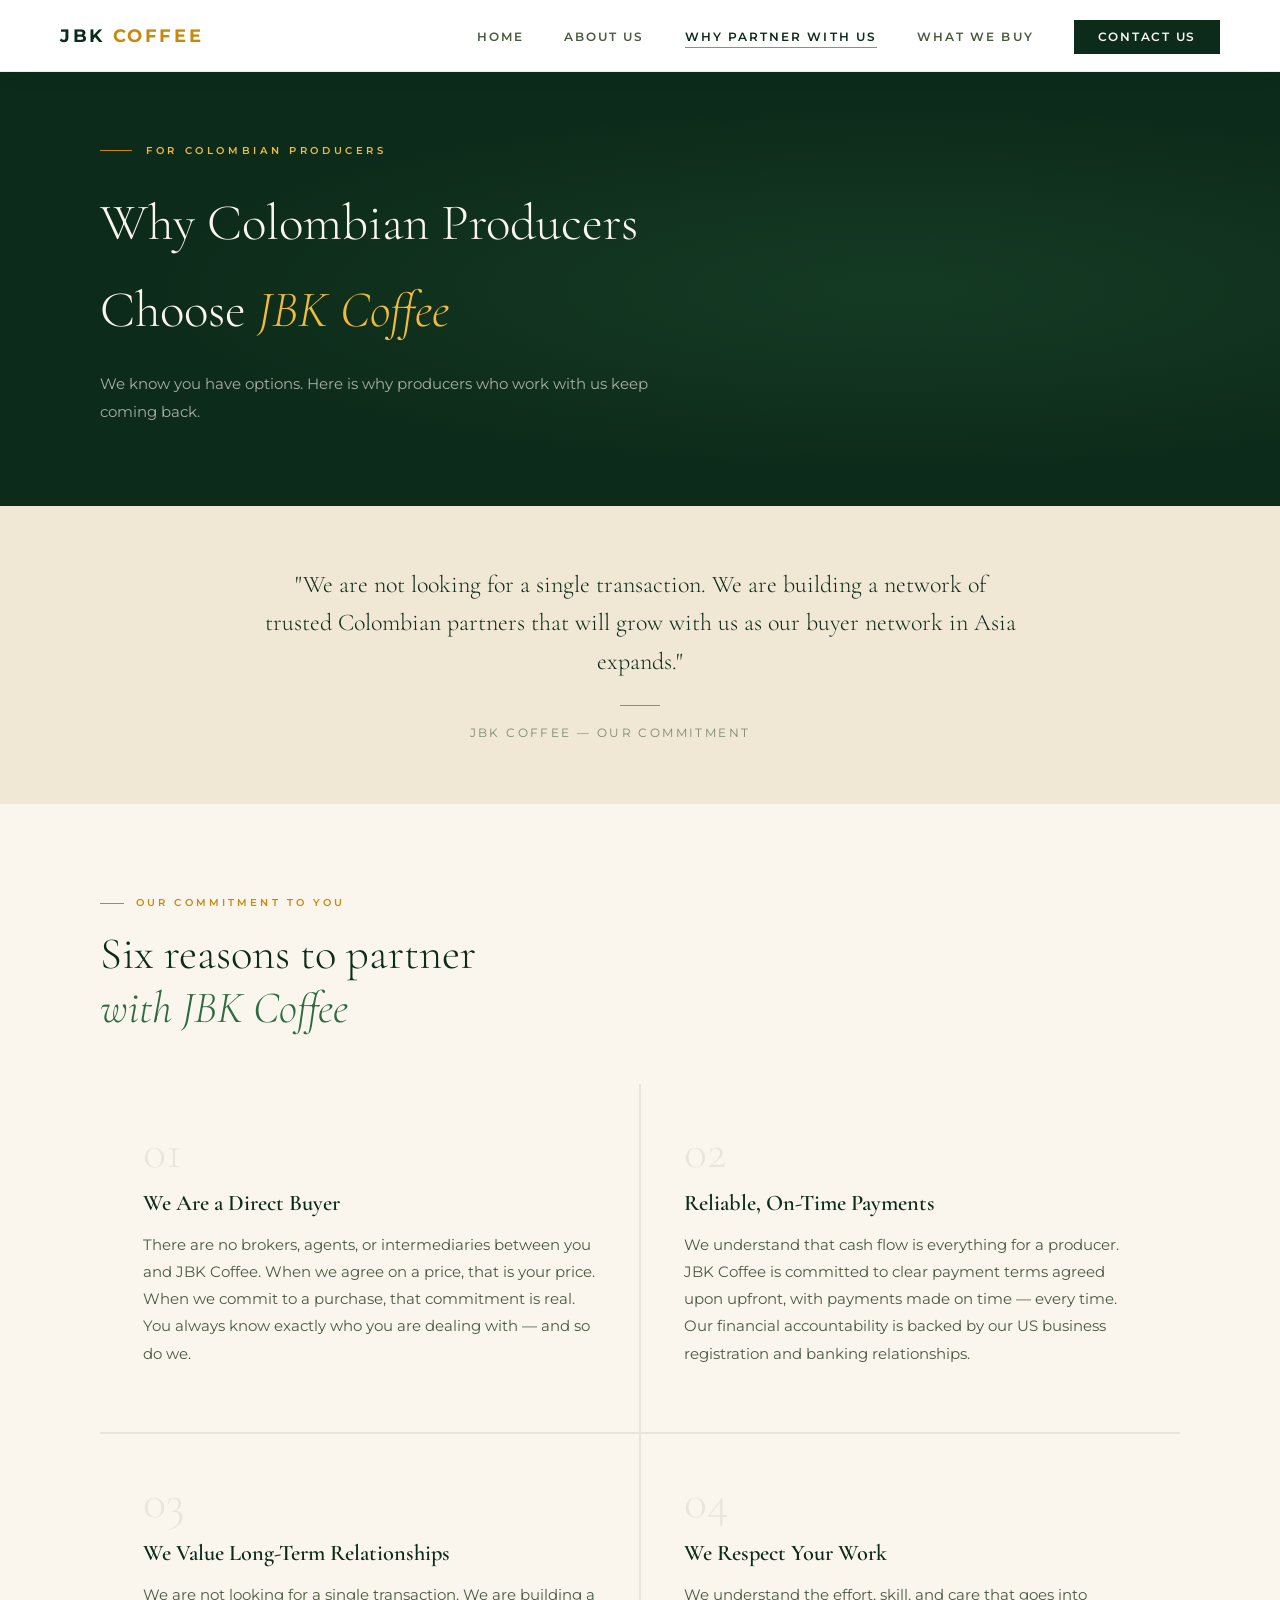
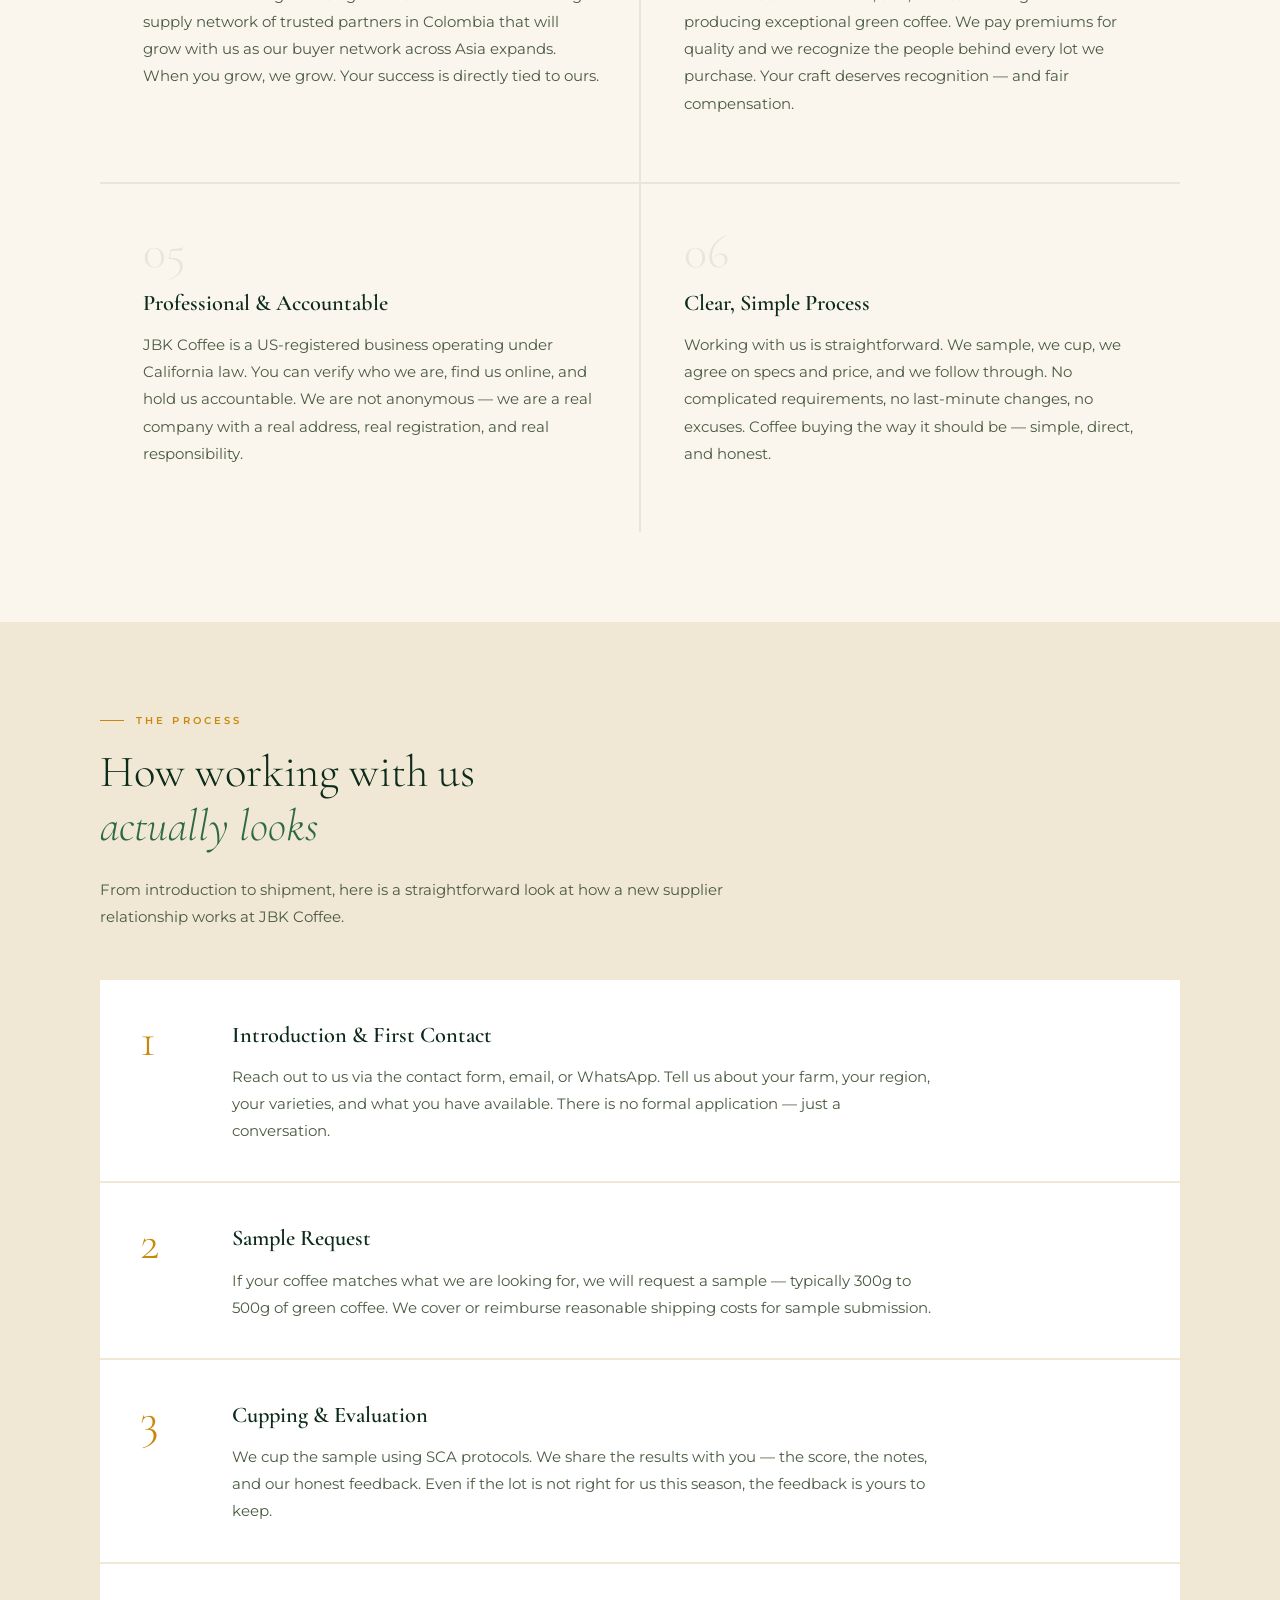
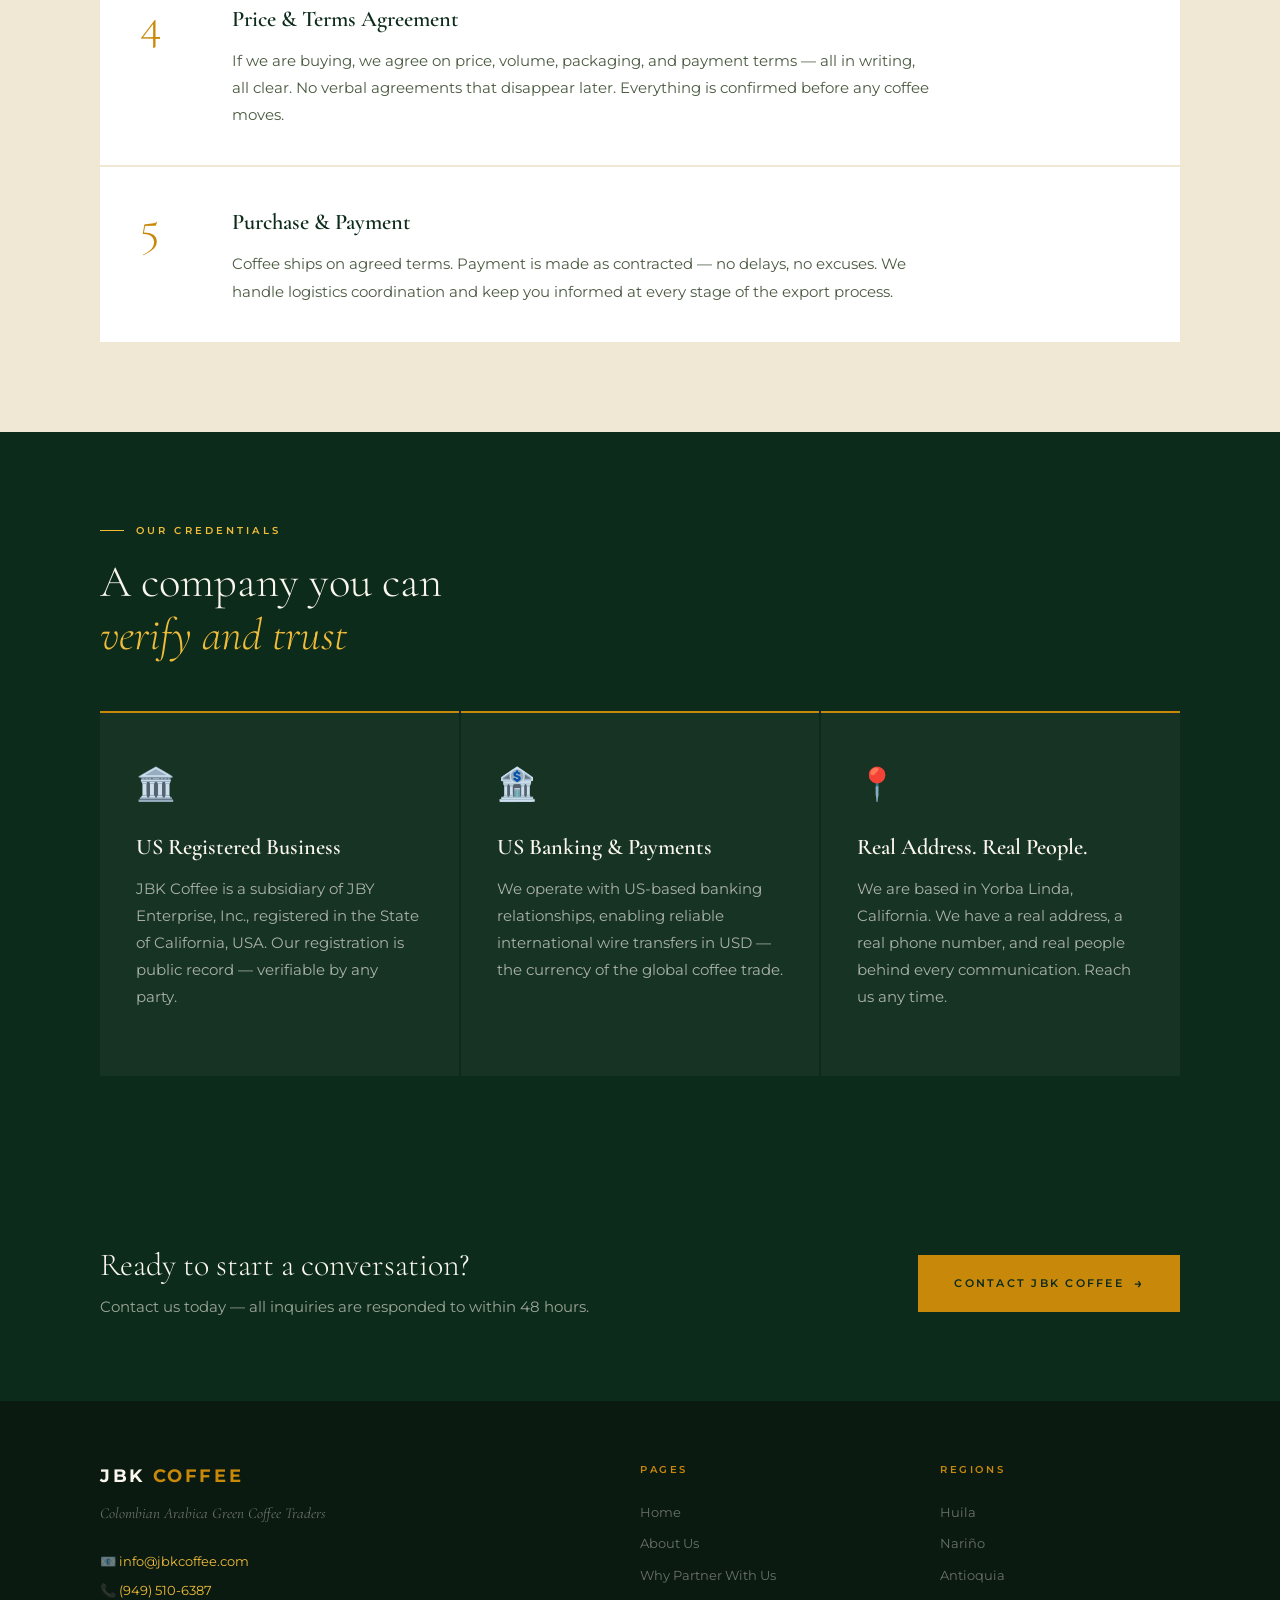
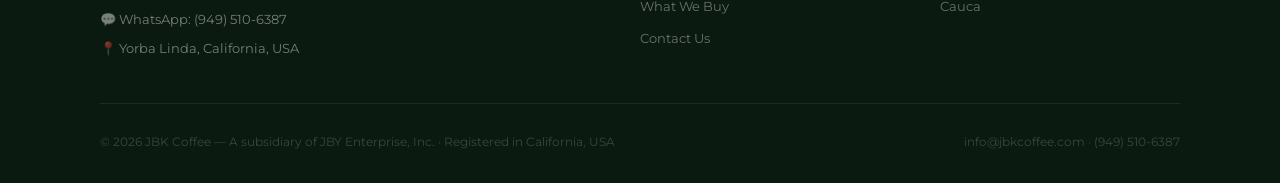
<file: why-partner.html>
<!DOCTYPE html>
<html lang="en">
<head>
  <meta charset="UTF-8"/>
  <meta name="viewport" content="width=device-width, initial-scale=1.0"/>
  <title>Why Partner With Us — JBK Coffee</title>
  <meta name="description" content="Discover why Colombian coffee producers choose JBK Coffee as their trusted green coffee buyer. Direct purchasing, reliable payments, and long-term relationships."/>
  <link rel="stylesheet" href="jby-style.css"/>
</head>
<body>

<nav>
  <a href="index.html" class="nav-logo">
    <span class="nav-logo-text">JBK <span>COFFEE</span></span>
  </a>
  <ul class="nav-links">
    <li><a href="index.html">Home</a></li>
    <li><a href="about.html">About Us</a></li>
    <li><a href="why-partner.html" class="active">Why Partner With Us</a></li>
    <li><a href="products.html">What We Buy</a></li>
    <li><a href="contact.html" class="nav-cta">Contact Us</a></li>
  </ul>
</nav>

<div class="page-wrapper">

  <!-- PAGE HERO -->
  <section class="page-hero">
    <div class="hero-label">For Colombian Producers</div>
    <h1>Why Colombian Producers<br>Choose <em>JBK Coffee</em></h1>
    <p>We know you have options. Here is why producers who work with us keep coming back.</p>
  </section>

  <!-- INTRO STATEMENT -->
  <section class="section section-alt" style="padding-top: 60px; padding-bottom: 60px;">
    <div style="max-width: 760px; margin: 0 auto; text-align: center;">
      <p style="font-family: 'Cormorant Garamond', serif; font-size: 1.5rem; font-weight: 300; line-height: 1.6; color: var(--green-deep); text-align: center; max-width: 760px;">
        "We are not looking for a single transaction. We are building a network of trusted Colombian partners that will grow with us as our buyer network in Asia expands."
      </p>
      <div style="width: 40px; height: 1px; background: var(--gold); margin: 24px auto 0;"></div>
      <p style="font-size: 0.75rem; letter-spacing: 0.2em; text-transform: uppercase; color: var(--text-light); text-align: center; margin-top: 16px; margin-bottom: 0;">JBK Coffee — Our Commitment</p>
    </div>
  </section>

  <!-- SIX REASONS -->
  <section class="section">
    <div class="section-label">Our Commitment to You</div>
    <h2>Six reasons to partner<br><em>with JBK Coffee</em></h2>

    <div class="pillar-grid">

      <div class="pillar">
        <div class="pillar-num">01</div>
        <h3>We Are a Direct Buyer</h3>
        <p>There are no brokers, agents, or intermediaries between you and JBK Coffee. When we agree on a price, that is your price. When we commit to a purchase, that commitment is real. You always know exactly who you are dealing with — and so do we.</p>
      </div>

      <div class="pillar">
        <div class="pillar-num">02</div>
        <h3>Reliable, On-Time Payments</h3>
        <p>We understand that cash flow is everything for a producer. JBK Coffee is committed to clear payment terms agreed upon upfront, with payments made on time — every time. Our financial accountability is backed by our US business registration and banking relationships.</p>
      </div>

      <div class="pillar">
        <div class="pillar-num">03</div>
        <h3>We Value Long-Term Relationships</h3>
        <p>We are not looking for a single transaction. We are building a supply network of trusted partners in Colombia that will grow with us as our buyer network across Asia expands. When you grow, we grow. Your success is directly tied to ours.</p>
      </div>

      <div class="pillar">
        <div class="pillar-num">04</div>
        <h3>We Respect Your Work</h3>
        <p>We understand the effort, skill, and care that goes into producing exceptional green coffee. We pay premiums for quality and we recognize the people behind every lot we purchase. Your craft deserves recognition — and fair compensation.</p>
      </div>

      <div class="pillar">
        <div class="pillar-num">05</div>
        <h3>Professional &amp; Accountable</h3>
        <p>JBK Coffee is a US-registered business operating under California law. You can verify who we are, find us online, and hold us accountable. We are not anonymous — we are a real company with a real address, real registration, and real responsibility.</p>
      </div>

      <div class="pillar">
        <div class="pillar-num">06</div>
        <h3>Clear, Simple Process</h3>
        <p>Working with us is straightforward. We sample, we cup, we agree on specs and price, and we follow through. No complicated requirements, no last-minute changes, no excuses. Coffee buying the way it should be — simple, direct, and honest.</p>
      </div>

    </div>
  </section>

  <!-- HOW IT WORKS -->
  <section class="section section-alt">
    <div class="section-label">The Process</div>
    <h2>How working with us<br><em>actually looks</em></h2>
    <p>From introduction to shipment, here is a straightforward look at how a new supplier relationship works at JBK Coffee.</p>

    <div style="margin-top: 48px; display: flex; flex-direction: column; gap: 2px;">

      <div style="display: flex; align-items: flex-start; gap: 32px; background: var(--white); padding: 36px 40px;">
        <div style="font-family: 'Cormorant Garamond', serif; font-size: 3rem; font-weight: 300; color: var(--gold); line-height: 1; flex-shrink: 0; width: 60px;">1</div>
        <div>
          <h3>Introduction &amp; First Contact</h3>
          <p style="margin-bottom: 0;">Reach out to us via the contact form, email, or WhatsApp. Tell us about your farm, your region, your varieties, and what you have available. There is no formal application — just a conversation.</p>
        </div>
      </div>

      <div style="display: flex; align-items: flex-start; gap: 32px; background: var(--white); padding: 36px 40px;">
        <div style="font-family: 'Cormorant Garamond', serif; font-size: 3rem; font-weight: 300; color: var(--gold); line-height: 1; flex-shrink: 0; width: 60px;">2</div>
        <div>
          <h3>Sample Request</h3>
          <p style="margin-bottom: 0;">If your coffee matches what we are looking for, we will request a sample — typically 300g to 500g of green coffee. We cover or reimburse reasonable shipping costs for sample submission.</p>
        </div>
      </div>

      <div style="display: flex; align-items: flex-start; gap: 32px; background: var(--white); padding: 36px 40px;">
        <div style="font-family: 'Cormorant Garamond', serif; font-size: 3rem; font-weight: 300; color: var(--gold); line-height: 1; flex-shrink: 0; width: 60px;">3</div>
        <div>
          <h3>Cupping &amp; Evaluation</h3>
          <p style="margin-bottom: 0;">We cup the sample using SCA protocols. We share the results with you — the score, the notes, and our honest feedback. Even if the lot is not right for us this season, the feedback is yours to keep.</p>
        </div>
      </div>

      <div style="display: flex; align-items: flex-start; gap: 32px; background: var(--white); padding: 36px 40px;">
        <div style="font-family: 'Cormorant Garamond', serif; font-size: 3rem; font-weight: 300; color: var(--gold); line-height: 1; flex-shrink: 0; width: 60px;">4</div>
        <div>
          <h3>Price &amp; Terms Agreement</h3>
          <p style="margin-bottom: 0;">If we are buying, we agree on price, volume, packaging, and payment terms — all in writing, all clear. No verbal agreements that disappear later. Everything is confirmed before any coffee moves.</p>
        </div>
      </div>

      <div style="display: flex; align-items: flex-start; gap: 32px; background: var(--white); padding: 36px 40px;">
        <div style="font-family: 'Cormorant Garamond', serif; font-size: 3rem; font-weight: 300; color: var(--gold); line-height: 1; flex-shrink: 0; width: 60px;">5</div>
        <div>
          <h3>Purchase &amp; Payment</h3>
          <p style="margin-bottom: 0;">Coffee ships on agreed terms. Payment is made as contracted — no delays, no excuses. We handle logistics coordination and keep you informed at every stage of the export process.</p>
        </div>
      </div>

    </div>
  </section>

  <!-- TRUST SIGNALS -->
  <section class="section section-dark">
    <div class="section-label">Our Credentials</div>
    <h2>A company you can<br><em>verify and trust</em></h2>
    <div class="three-col" style="margin-top: 48px;">
      <div style="background: rgba(250,246,238,0.04); padding: 44px 36px; border-top: 2px solid var(--gold);">
        <span style="font-size: 2rem; display: block; margin-bottom: 16px;">🏛️</span>
        <h3 style="color: var(--cream);">US Registered Business</h3>
        <p>JBK Coffee is a subsidiary of JBY Enterprise, Inc., registered in the State of California, USA. Our registration is public record — verifiable by any party.</p>
      </div>
      <div style="background: rgba(250,246,238,0.04); padding: 44px 36px; border-top: 2px solid var(--gold);">
        <span style="font-size: 2rem; display: block; margin-bottom: 16px;">🏦</span>
        <h3 style="color: var(--cream);">US Banking &amp; Payments</h3>
        <p>We operate with US-based banking relationships, enabling reliable international wire transfers in USD — the currency of the global coffee trade.</p>
      </div>
      <div style="background: rgba(250,246,238,0.04); padding: 44px 36px; border-top: 2px solid var(--gold);">
        <span style="font-size: 2rem; display: block; margin-bottom: 16px;">📍</span>
        <h3 style="color: var(--cream);">Real Address. Real People.</h3>
        <p>We are based in Yorba Linda, California. We have a real address, a real phone number, and real people behind every communication. Reach us any time.</p>
      </div>
    </div>
  </section>

  <!-- CTA -->
  <div class="cta-band">
    <div>
      <h2 style="font-size: 2rem; margin-bottom: 10px;">Ready to start a conversation?</h2>
      <p>Contact us today — all inquiries are responded to within 48 hours.</p>
    </div>
    <a href="contact.html" class="btn btn-gold">Contact JBK Coffee</a>
  </div>

  <!-- FOOTER -->
  <footer>
    <div class="footer-grid">
      <div>
        <div class="footer-brand">JBK <span>COFFEE</span></div>
        <div class="footer-tagline">Colombian Arabica Green Coffee Traders</div>
        <div class="footer-contact">
          <div>📧 <a href="mailto:info@jbkcoffee.com">info@jbkcoffee.com</a></div>
          <div>📞 <a href="tel:+19495106387">(949) 510-6387</a></div>
          <div>💬 WhatsApp: (949) 510-6387</div>
          <div>📍 Yorba Linda, California, USA</div>
        </div>
      </div>
      <div>
        <div class="footer-col-title">Pages</div>
        <ul class="footer-links">
          <li><a href="index.html">Home</a></li>
          <li><a href="about.html">About Us</a></li>
          <li><a href="why-partner.html">Why Partner With Us</a></li>
          <li><a href="products.html">What We Buy</a></li>
          <li><a href="contact.html">Contact Us</a></li>
        </ul>
      </div>
      <div>
        <div class="footer-col-title">Regions</div>
        <ul class="footer-links">
          <li><a href="products.html">Huila</a></li>
          <li><a href="products.html">Nariño</a></li>
          <li><a href="products.html">Antioquia</a></li>
          <li><a href="products.html">Cauca</a></li>
        </ul>
      </div>
    </div>
    <div class="footer-bottom">
      <p>© 2026 JBK Coffee — A subsidiary of JBY Enterprise, Inc. · Registered in California, USA</p>
      <p>info@jbkcoffee.com · (949) 510-6387</p>
    </div>
  </footer>

</div>
</body>
</html>
</file>
<file: jby-style.css>
/* ============================================
   JBK Coffee — Shared Stylesheet
   Light theme: cream/white, dark green, gold
   ============================================ */

@import url('https://fonts.googleapis.com/css2?family=Cormorant+Garamond:ital,wght@0,300;0,400;0,600;1,300;1,400&family=Montserrat:wght@300;400;500;600;700&display=swap');

*, *::before, *::after { margin: 0; padding: 0; box-sizing: border-box; }

:root {
  --cream:       #FAF6EE;
  --parchment:   #F0E8D4;
  --green-deep:  #0D2B1A;
  --green-mid:   #1A4A2E;
  --green-light: #2D6A42;
  --gold:        #C8880A;
  --gold-light:  #D4920A;
  --gold-pale:   #F0BC3A;
  --brown:       #3D1F08;
  --text:        #1C2B1E;
  --text-mid:    #4A5A40;
  --text-light:  #7A8A70;
  --white:       #FFFFFF;
}

html { font-size: 16px; scroll-behavior: smooth; }

body {
  background: var(--cream);
  color: var(--text);
  font-family: 'Montserrat', sans-serif;
  font-weight: 400;
  line-height: 1.7;
  overflow-x: hidden;
}

/* ── NAVIGATION ── */
nav {
  position: fixed;
  top: 0; left: 0; right: 0;
  z-index: 100;
  background: var(--white);
  border-bottom: 1px solid rgba(200,136,10,0.15);
  padding: 0 60px;
  height: 72px;
  display: flex;
  align-items: center;
  justify-content: space-between;
  box-shadow: 0 2px 20px rgba(13,43,26,0.06);
}

.nav-logo {
  display: flex;
  align-items: center;
  gap: 12px;
  text-decoration: none;
}

.nav-logo-text {
  font-family: 'Montserrat', sans-serif;
  font-weight: 700;
  font-size: 1.1rem;
  letter-spacing: 0.15em;
  color: var(--green-deep);
}

.nav-logo-text span {
  color: var(--gold);
}

.nav-links {
  display: flex;
  align-items: center;
  gap: 40px;
  list-style: none;
}

.nav-links a {
  font-size: 0.72rem;
  font-weight: 600;
  letter-spacing: 0.18em;
  text-transform: uppercase;
  color: var(--text-mid);
  text-decoration: none;
  transition: color 0.2s;
  position: relative;
  padding-bottom: 4px;
}

.nav-links a::after {
  content: '';
  position: absolute;
  bottom: 0; left: 0;
  width: 0; height: 1px;
  background: var(--gold);
  transition: width 0.3s ease;
}

.nav-links a:hover,
.nav-links a.active {
  color: var(--green-deep);
}

.nav-links a:hover::after,
.nav-links a.active::after {
  width: 100%;
}

.nav-cta {
  background: var(--green-deep) !important;
  color: var(--cream) !important;
  padding: 10px 24px !important;
  letter-spacing: 0.15em !important;
  transition: background 0.3s !important;
}
.nav-cta::after { display: none !important; }
.nav-cta:hover { background: var(--green-mid) !important; color: var(--cream) !important; }

/* ── PAGE WRAPPER ── */
.page-wrapper { padding-top: 72px; }

/* ── HERO SECTIONS ── */
.hero {
  background: var(--green-deep);
  padding: 100px 100px 90px;
  position: relative;
  overflow: hidden;
}

.hero::before {
  content: '';
  position: absolute;
  inset: 0;
  background: radial-gradient(ellipse at 80% 50%, rgba(45,106,66,0.3) 0%, transparent 65%);
}

.hero-label {
  font-size: 0.65rem;
  font-weight: 600;
  letter-spacing: 0.35em;
  text-transform: uppercase;
  color: var(--gold-pale);
  margin-bottom: 20px;
  display: flex;
  align-items: center;
  gap: 14px;
  position: relative;
}
.hero-label::before {
  content: '';
  display: block;
  width: 32px; height: 1px;
  background: var(--gold);
}

.hero h1 {
  font-family: 'Cormorant Garamond', serif;
  font-size: clamp(2.8rem, 5vw, 4.5rem);
  font-weight: 300;
  line-height: 1.15;
  color: var(--cream);
  margin-bottom: 20px;
  position: relative;
}

.hero h1 em {
  font-style: italic;
  color: var(--gold-pale);
}

.hero-sub {
  font-size: 1rem;
  font-weight: 300;
  color: rgba(250,246,238,0.7);
  max-width: 580px;
  line-height: 1.8;
  position: relative;
}

.hero-rule {
  width: 60px; height: 1px;
  background: var(--gold);
  margin: 32px 0;
  position: relative;
}

/* ── INNER PAGE HERO (smaller) ── */
.page-hero {
  background: var(--green-deep);
  padding: 70px 100px 60px;
  position: relative;
  overflow: hidden;
}
.page-hero::before {
  content: '';
  position: absolute;
  inset: 0;
  background: radial-gradient(ellipse at 70% 50%, rgba(45,106,66,0.25) 0%, transparent 60%);
}
.page-hero .hero-label { position: relative; }
.page-hero h1 {
  font-family: 'Cormorant Garamond', serif;
  font-size: clamp(2.2rem, 4vw, 3.4rem);
  font-weight: 300;
  color: var(--cream);
  position: relative;
}
.page-hero h1 em { font-style: italic; color: var(--gold-pale); }
.page-hero p {
  font-size: 0.95rem;
  color: rgba(250,246,238,0.65);
  max-width: 560px;
  margin-top: 16px;
  position: relative;
}

/* ── SECTIONS ── */
.section { padding: 90px 100px; }
.section-alt { background: var(--parchment); }
.section-dark { background: var(--green-deep); }

.section-label {
  font-size: 0.65rem;
  font-weight: 600;
  letter-spacing: 0.3em;
  text-transform: uppercase;
  color: var(--gold);
  margin-bottom: 16px;
  display: flex;
  align-items: center;
  gap: 12px;
}
.section-label::before {
  content: '';
  display: block;
  width: 24px; height: 1px;
  background: var(--gold);
}

.section-dark .section-label { color: var(--gold-pale); }
.section-dark .section-label::before { background: var(--gold-pale); }

h2 {
  font-family: 'Cormorant Garamond', serif;
  font-size: clamp(2rem, 3.5vw, 3rem);
  font-weight: 300;
  line-height: 1.2;
  color: var(--green-deep);
  margin-bottom: 24px;
}
h2 em { font-style: italic; color: var(--green-light); }

.section-dark h2 { color: var(--cream); }
.section-dark h2 em { color: var(--gold-pale); }

h3 {
  font-family: 'Cormorant Garamond', serif;
  font-size: 1.4rem;
  font-weight: 600;
  color: var(--green-deep);
  margin-bottom: 10px;
}

p {
  font-size: 0.92rem;
  line-height: 1.85;
  color: var(--text-mid);
  margin-bottom: 20px;
  max-width: 700px;
}

.section-dark p { color: rgba(250,246,238,0.65); }

/* ── GRID LAYOUTS ── */
.two-col {
  display: grid;
  grid-template-columns: 1fr 1fr;
  gap: 80px;
  align-items: start;
}

.three-col {
  display: grid;
  grid-template-columns: repeat(3, 1fr);
  gap: 2px;
  background: rgba(13,43,26,0.08);
}

/* ── CARDS ── */
.card {
  background: var(--white);
  padding: 44px 36px;
  position: relative;
  transition: transform 0.3s, box-shadow 0.3s;
}
.card:hover {
  transform: translateY(-4px);
  box-shadow: 0 12px 40px rgba(13,43,26,0.1);
}
.card::before {
  content: '';
  position: absolute;
  top: 0; left: 0; right: 0;
  height: 3px;
  background: var(--gold);
  transform: scaleX(0);
  transform-origin: left;
  transition: transform 0.4s ease;
}
.card:hover::before { transform: scaleX(1); }

.card-icon {
  font-size: 2rem;
  margin-bottom: 16px;
  display: block;
}

.card-alt {
  background: var(--parchment);
}

/* ── PILLAR GRID ── */
.pillar-grid {
  display: grid;
  grid-template-columns: repeat(2, 1fr);
  gap: 2px;
  background: rgba(13,43,26,0.08);
  margin-top: 48px;
}

.pillar {
  background: var(--cream);
  padding: 44px 40px;
  transition: background 0.3s;
  border-left: 3px solid transparent;
}
.pillar:hover {
  background: var(--white);
  border-left-color: var(--gold);
}

.pillar-num {
  font-family: 'Cormorant Garamond', serif;
  font-size: 3rem;
  font-weight: 300;
  color: rgba(13,43,26,0.08);
  line-height: 1;
  margin-bottom: 8px;
}

/* ── BUTTONS ── */
.btn {
  display: inline-flex;
  align-items: center;
  gap: 10px;
  font-size: 0.7rem;
  font-weight: 600;
  letter-spacing: 0.2em;
  text-transform: uppercase;
  text-decoration: none;
  padding: 16px 36px;
  transition: all 0.3s;
  cursor: pointer;
  border: none;
}

.btn-primary {
  background: var(--green-deep);
  color: var(--cream);
}
.btn-primary:hover { background: var(--green-mid); }

.btn-gold {
  background: var(--gold);
  color: var(--green-deep);
}
.btn-gold:hover { background: var(--gold-light); }

.btn-outline {
  background: transparent;
  color: var(--cream);
  border: 1px solid rgba(250,246,238,0.4);
}
.btn-outline:hover { border-color: var(--cream); }

.btn::after { content: '→'; font-size: 0.9rem; }

/* ── TABLE ── */
.specs-table {
  width: 100%;
  border-collapse: separate;
  border-spacing: 0 2px;
  margin-top: 40px;
}
.specs-table thead tr { background: var(--green-deep); }
.specs-table th {
  font-size: 0.65rem;
  font-weight: 600;
  letter-spacing: 0.2em;
  text-transform: uppercase;
  color: var(--gold-pale);
  padding: 16px 24px;
  text-align: left;
}
.specs-table td {
  padding: 16px 24px;
  font-size: 0.88rem;
  background: var(--white);
  border-bottom: 1px solid rgba(13,43,26,0.05);
  color: var(--text);
}
.specs-table tr:hover td { background: var(--parchment); }
.specs-table td:first-child { font-weight: 600; color: var(--green-deep); }

/* ── STAT STRIP ── */
.stat-strip {
  background: var(--gold);
  padding: 28px 100px;
  display: flex;
  gap: 60px;
  align-items: center;
}
.stat-item { display: flex; align-items: baseline; gap: 8px; white-space: nowrap; }
.stat-num {
  font-family: 'Cormorant Garamond', serif;
  font-size: 2.4rem;
  font-weight: 600;
  color: var(--green-deep);
  line-height: 1;
}
.stat-label {
  font-size: 0.65rem;
  font-weight: 600;
  letter-spacing: 0.15em;
  text-transform: uppercase;
  color: var(--brown);
}
.stat-divider {
  width: 1px; height: 32px;
  background: rgba(13,43,26,0.25);
  flex-shrink: 0;
}

/* ── CTA BAND ── */
.cta-band {
  background: var(--green-deep);
  padding: 80px 100px;
  display: flex;
  align-items: center;
  justify-content: space-between;
  gap: 40px;
}
.cta-band h2 { margin-bottom: 8px; color: var(--cream); }
.cta-band p { color: rgba(250,246,238,0.6); margin-bottom: 0; }

/* ── FOOTER ── */
footer {
  background: #0A1A10;
  padding: 60px 100px 30px;
}

.footer-grid {
  display: grid;
  grid-template-columns: 2fr 1fr 1fr;
  gap: 60px;
  padding-bottom: 40px;
  border-bottom: 1px solid rgba(250,246,238,0.08);
  margin-bottom: 28px;
}

.footer-brand {
  font-family: 'Montserrat', sans-serif;
  font-weight: 700;
  font-size: 1.1rem;
  letter-spacing: 0.15em;
  color: var(--cream);
  margin-bottom: 10px;
}
.footer-brand span { color: var(--gold); }

.footer-tagline {
  font-family: 'Cormorant Garamond', serif;
  font-style: italic;
  font-size: 0.95rem;
  color: rgba(250,246,238,0.4);
  margin-bottom: 20px;
}

.footer-contact {
  font-size: 0.82rem;
  line-height: 2.2;
  color: rgba(250,246,238,0.45);
}
.footer-contact a { color: var(--gold-pale); text-decoration: none; }

.footer-col-title {
  font-size: 0.65rem;
  font-weight: 600;
  letter-spacing: 0.25em;
  text-transform: uppercase;
  color: var(--gold);
  margin-bottom: 18px;
}

.footer-links {
  list-style: none;
  font-size: 0.82rem;
  line-height: 2.4;
}
.footer-links a {
  color: rgba(250,246,238,0.4);
  text-decoration: none;
  transition: color 0.2s;
}
.footer-links a:hover { color: var(--cream); }

.footer-bottom {
  display: flex;
  justify-content: space-between;
  align-items: center;
}
.footer-bottom p {
  font-size: 0.72rem;
  color: rgba(250,246,238,0.2);
  margin: 0;
  max-width: none;
}

/* ── CONTACT FORM ── */
.contact-form {
  display: grid;
  grid-template-columns: 1fr 1fr;
  gap: 20px;
}
.form-group { display: flex; flex-direction: column; gap: 8px; }
.form-group.full { grid-column: 1 / -1; }
.form-group label {
  font-size: 0.7rem;
  font-weight: 600;
  letter-spacing: 0.15em;
  text-transform: uppercase;
  color: var(--green-deep);
}
.form-group input,
.form-group select,
.form-group textarea {
  font-family: 'Montserrat', sans-serif;
  font-size: 0.88rem;
  color: var(--text);
  background: var(--white);
  border: 1px solid rgba(13,43,26,0.15);
  padding: 14px 18px;
  outline: none;
  transition: border-color 0.2s;
  width: 100%;
}
.form-group input:focus,
.form-group select:focus,
.form-group textarea:focus {
  border-color: var(--gold);
}
.form-group textarea { resize: vertical; min-height: 140px; }

/* ── VALUES LIST ── */
.values-list {
  list-style: none;
  margin-top: 24px;
}
.values-list li {
  display: flex;
  align-items: flex-start;
  gap: 16px;
  padding: 16px 0;
  border-bottom: 1px solid rgba(13,43,26,0.08);
  font-size: 0.9rem;
  color: var(--text-mid);
  max-width: none;
  margin-bottom: 0;
}
.values-list li:last-child { border-bottom: none; }
.values-list li::before {
  content: '◆';
  color: var(--gold);
  font-size: 0.5rem;
  margin-top: 6px;
  flex-shrink: 0;
}
.values-list strong { color: var(--green-deep); }

/* ── TAG CHIPS ── */
.tags {
  display: flex;
  flex-wrap: wrap;
  gap: 8px;
  margin-top: 12px;
}
.tag {
  font-size: 0.65rem;
  font-weight: 600;
  letter-spacing: 0.15em;
  text-transform: uppercase;
  border: 1px solid rgba(200,136,10,0.4);
  color: var(--gold);
  padding: 5px 12px;
  border-radius: 2px;
}

/* ── RESPONSIVE ── */
@media (max-width: 900px) {
  nav { padding: 0 24px; }
  .nav-links { display: none; }
  .hero, .page-hero, .section { padding-left: 32px; padding-right: 32px; }
  .two-col { grid-template-columns: 1fr; gap: 48px; }
  .three-col { grid-template-columns: 1fr; }
  .pillar-grid { grid-template-columns: 1fr; }
  .stat-strip { padding: 24px 32px; flex-wrap: wrap; gap: 24px; }
  .cta-band { padding: 60px 32px; flex-direction: column; }
  footer { padding: 48px 32px 24px; }
  .footer-grid { grid-template-columns: 1fr; gap: 36px; }
  .footer-bottom { flex-direction: column; gap: 8px; text-align: center; }
  .contact-form { grid-template-columns: 1fr; }
  .form-group.full { grid-column: 1; }
}
</file>
